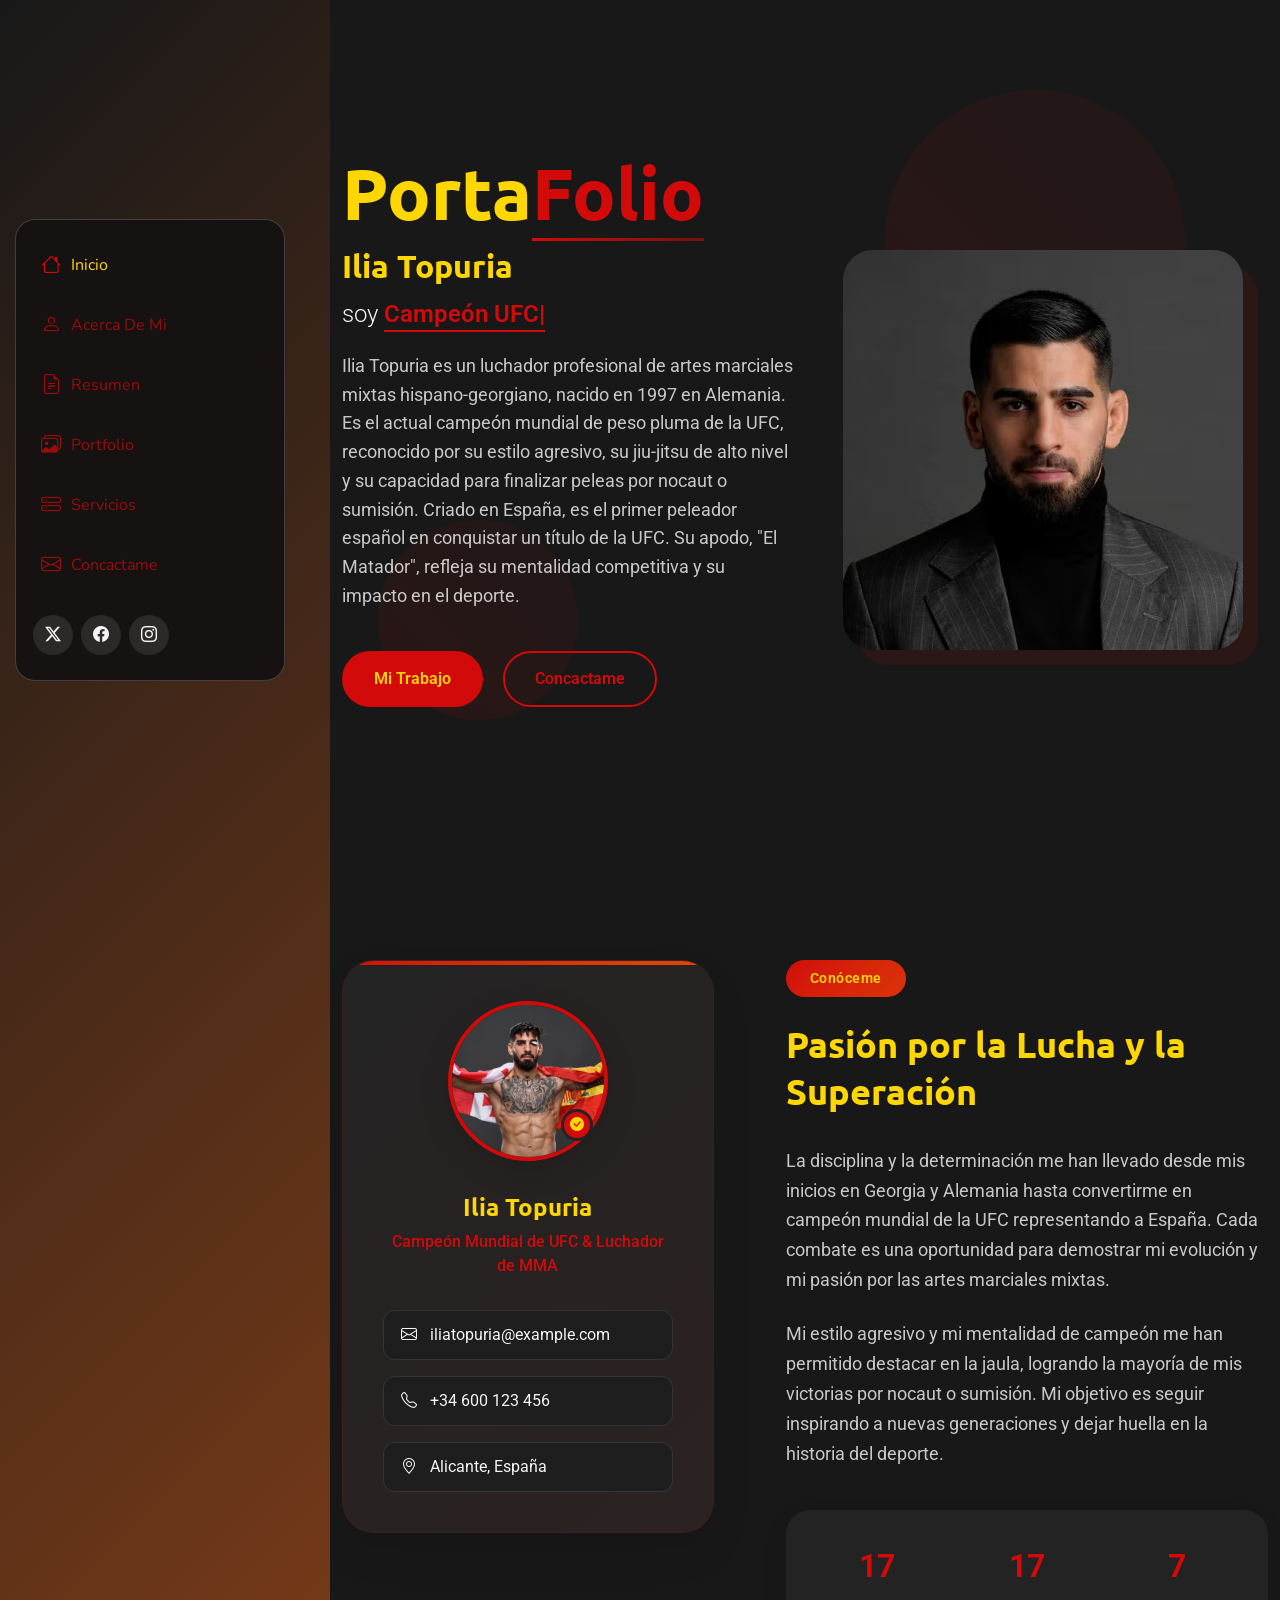
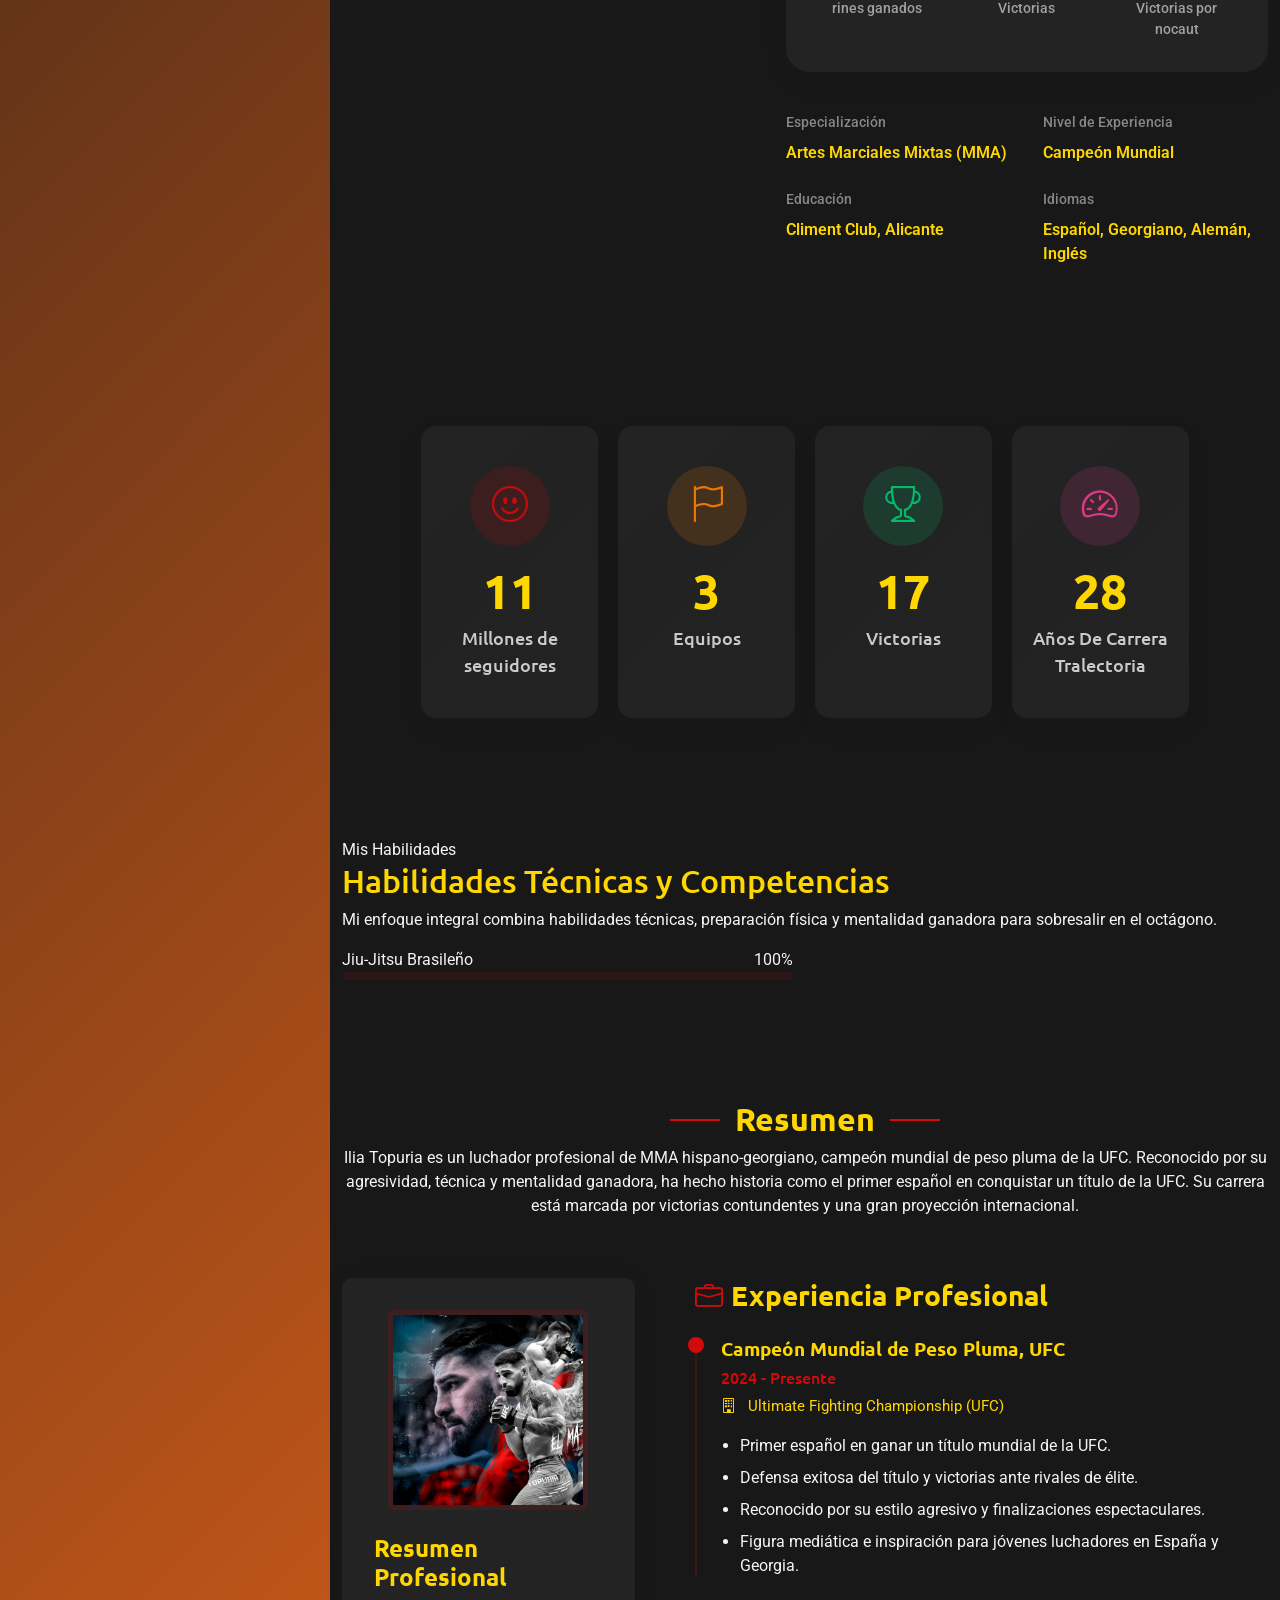
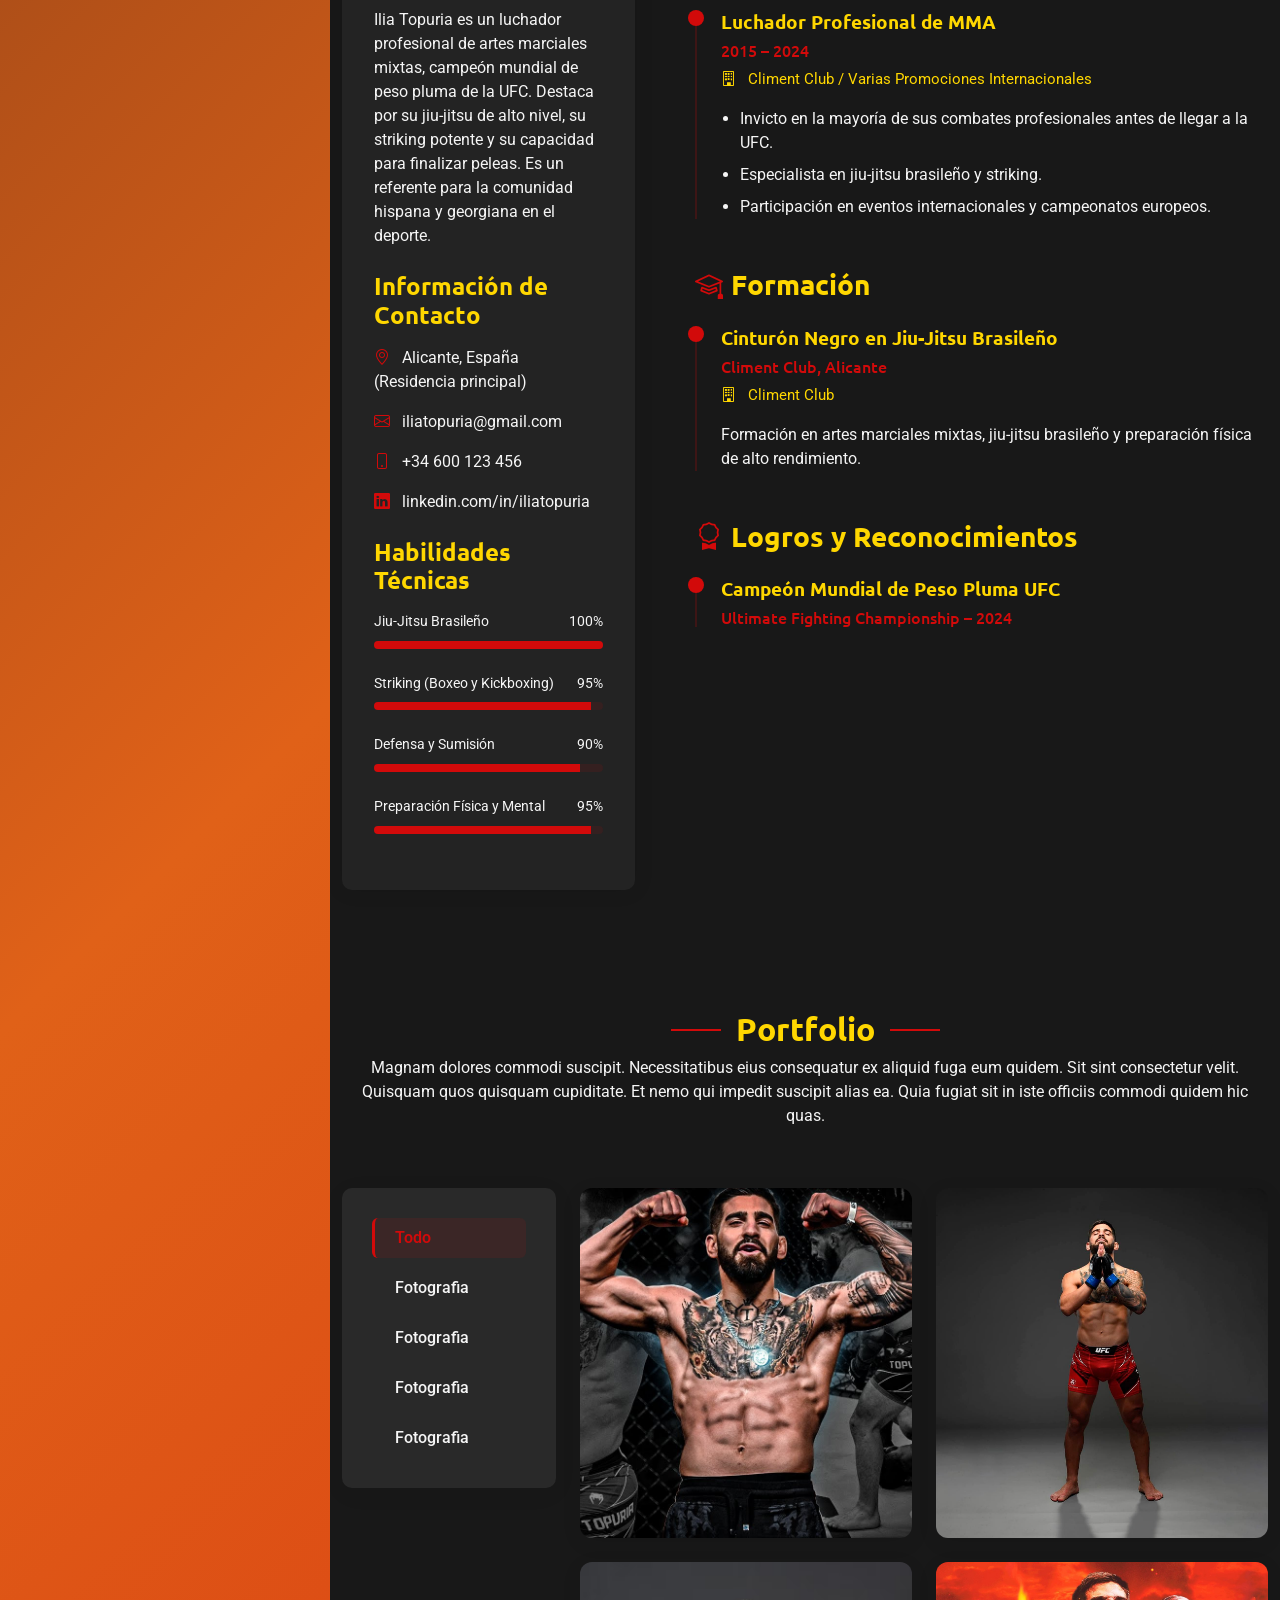
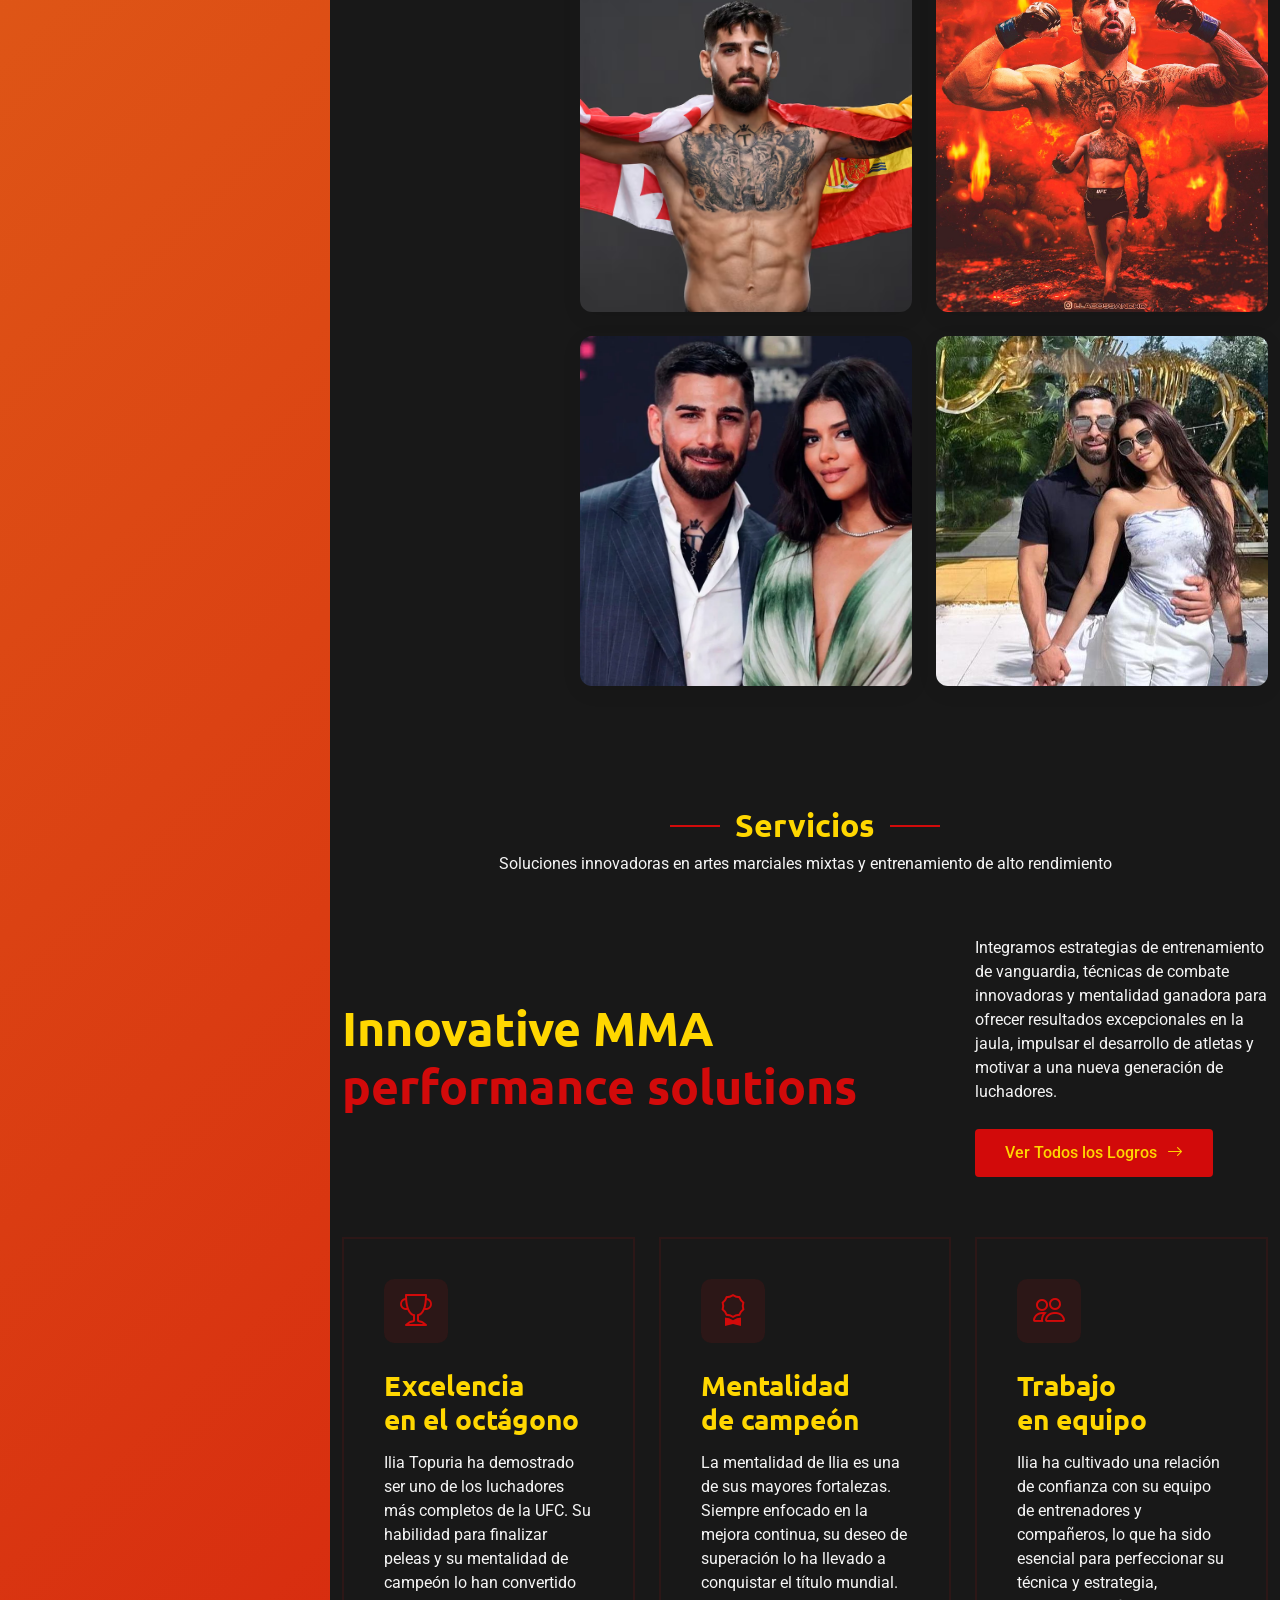
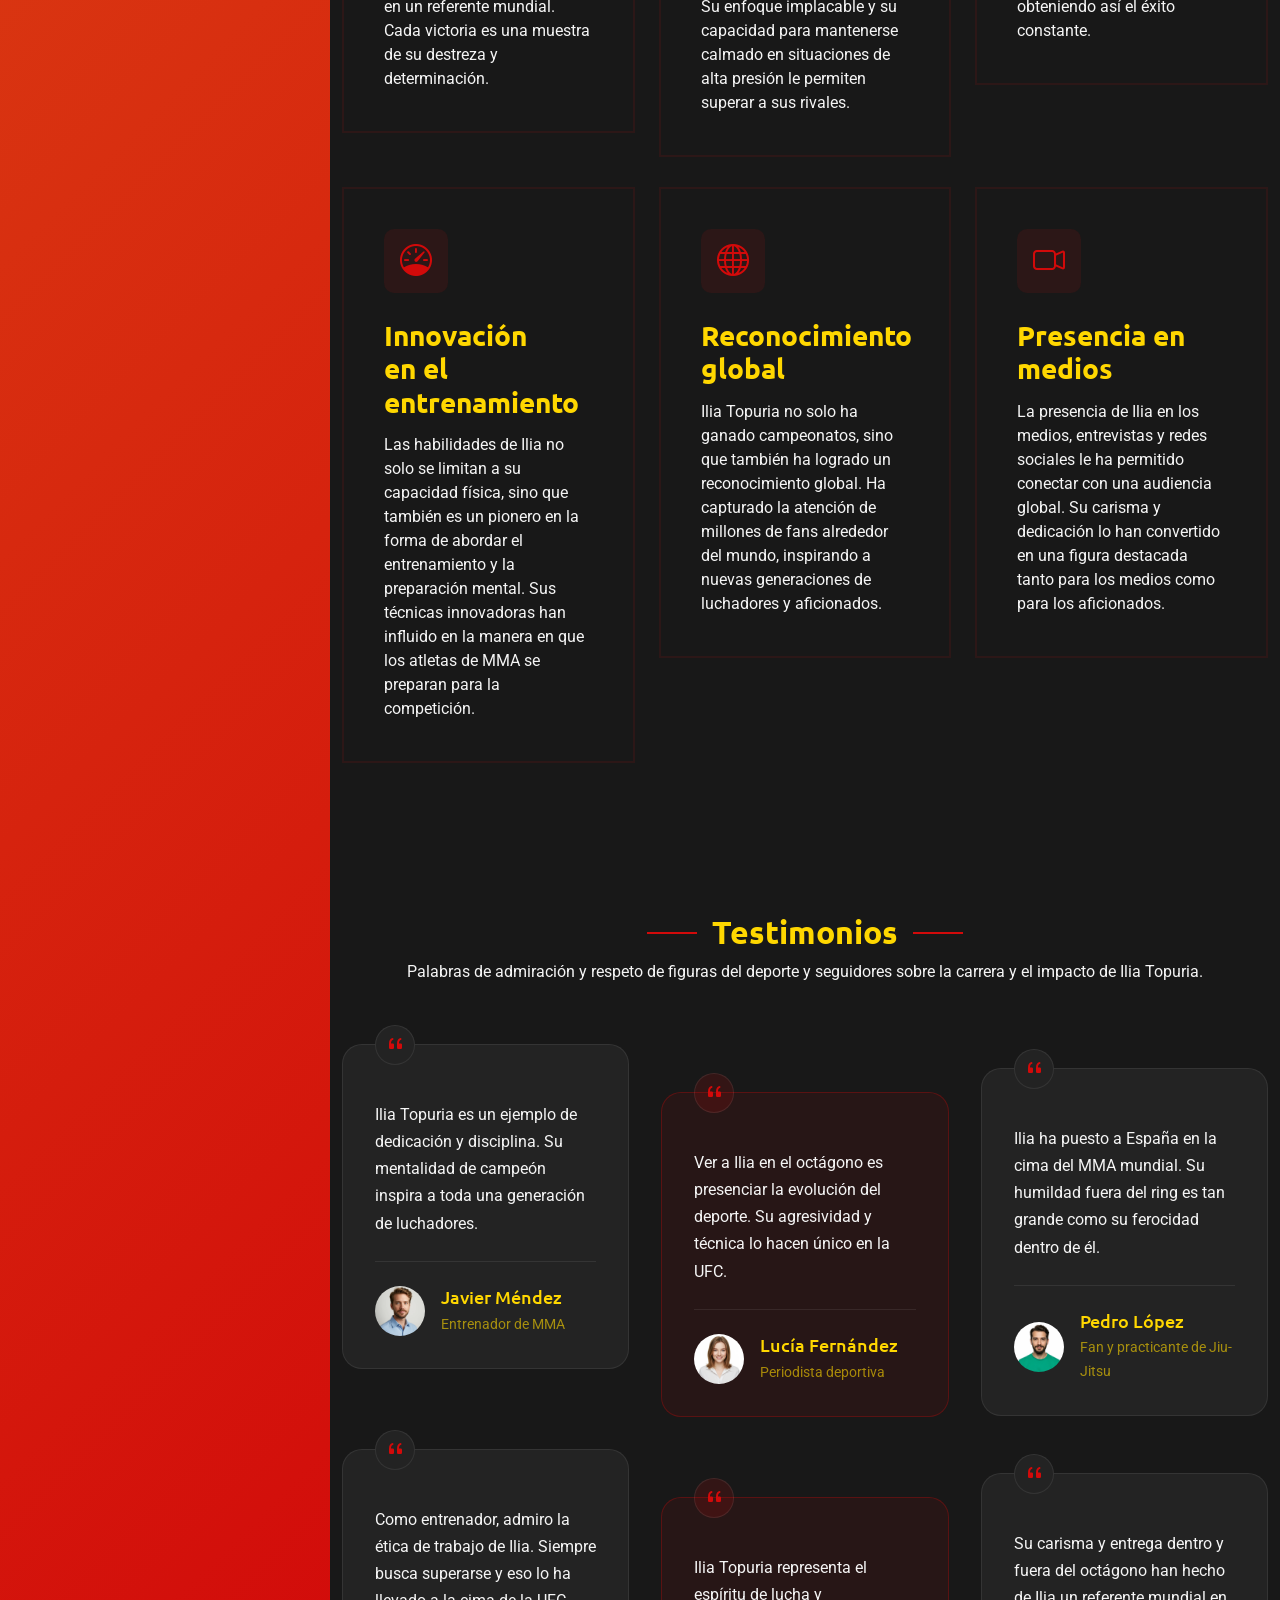
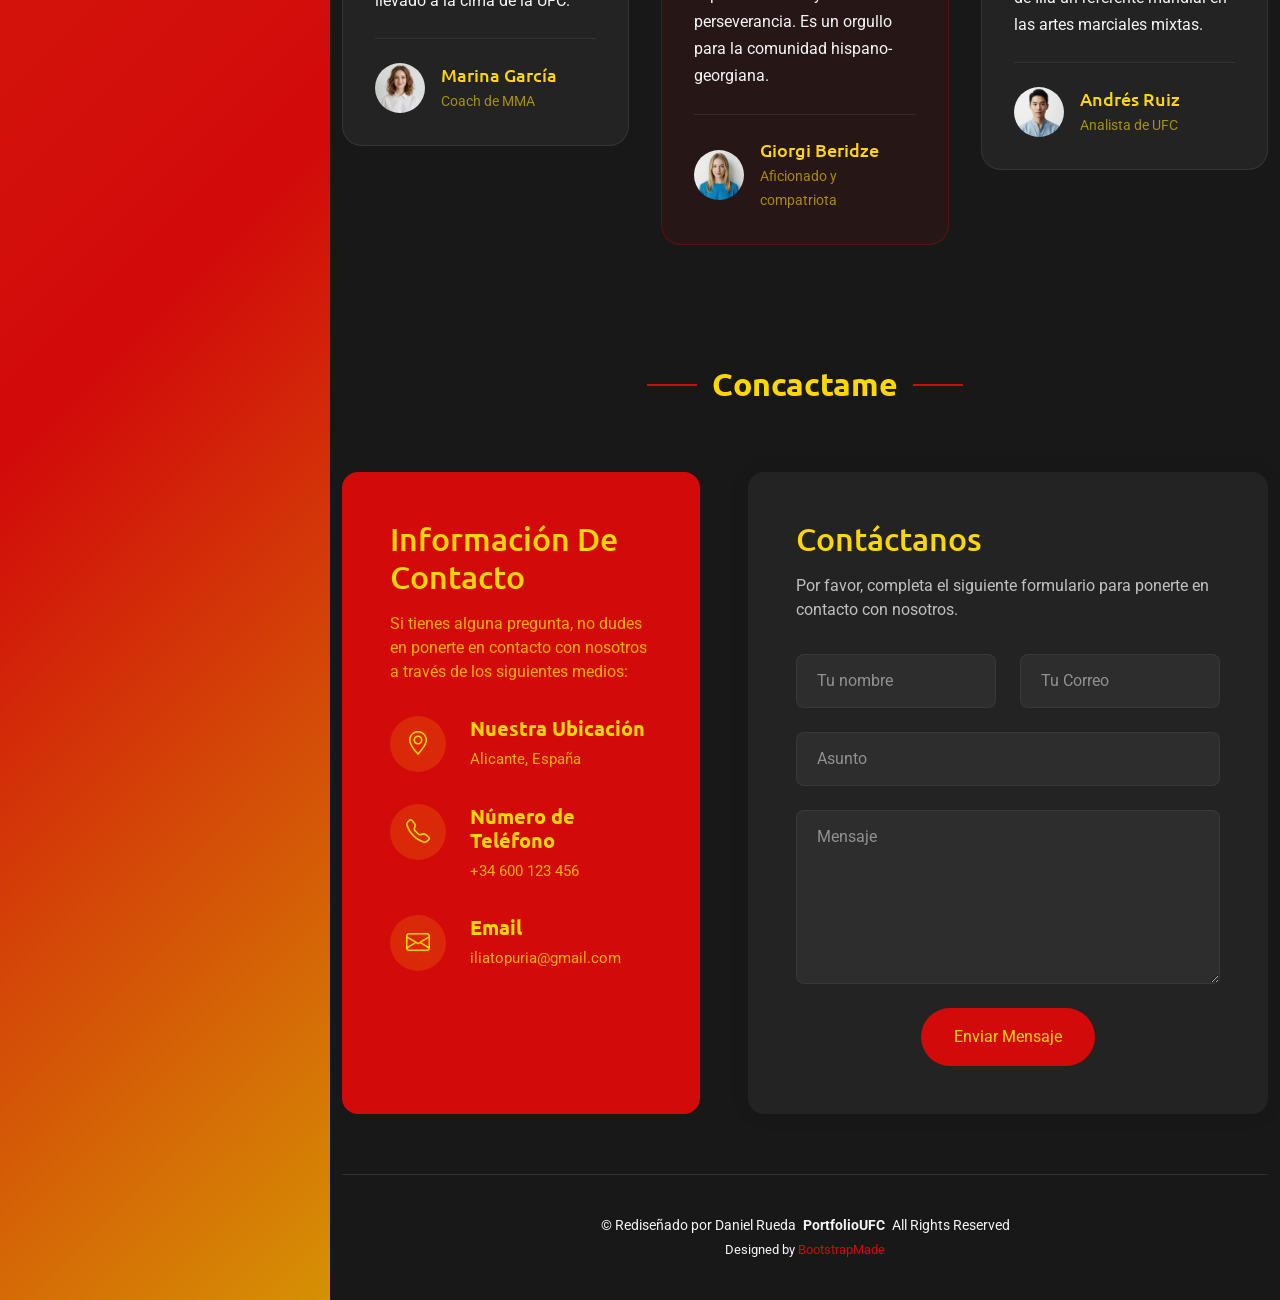
<file: index.html>
<!DOCTYPE html>
<html lang="en">

<head>
  <meta charset="utf-8">
  <meta content="width=device-width, initial-scale=1.0" name="viewport">
  <title>Ilia Topuria</title>
  <meta name="description" content="">
  <meta name="keywords" content="">

  <!-- Favicons -->
  <link href="assets/img/favicon.png" rel="icon">
  <link href="assets/img/apple-touch-icon.png" rel="apple-touch-icon">

  <!-- Fonts -->
  <link href="https://fonts.googleapis.com" rel="preconnect">
  <link href="https://fonts.gstatic.com" rel="preconnect" crossorigin>
  <link
    href="https://fonts.googleapis.com/css2?family=Roboto:ital,wght@0,100;0,300;0,400;0,500;0,700;0,900;1,100;1,300;1,400;1,500;1,700;1,900&family=Ubuntu:ital,wght@0,300;0,400;0,500;0,700;1,300;1,400;1,500;1,700&family=Nunito:ital,wght@0,200;0,300;0,400;0,500;0,600;0,700;0,800;0,900;1,200;1,300;1,400;1,500;1,600;1,700;1,800;1,900&display=swap"
    rel="stylesheet">

  <!-- Vendor CSS Files -->
  <link href="assets/vendor/bootstrap/css/bootstrap.min.css" rel="stylesheet">
  <link href="assets/vendor/bootstrap-icons/bootstrap-icons.css" rel="stylesheet">
  <link href="assets/vendor/aos/aos.css" rel="stylesheet">
  <link href="assets/vendor/glightbox/css/glightbox.min.css" rel="stylesheet">
  <link href="assets/vendor/swiper/swiper-bundle.min.css" rel="stylesheet">

  <!-- Main CSS File -->
  <link href="assets/css/main.css" rel="stylesheet">

  <!-- =======================================================
  * Template Name: SnapFolio
  * Template URL: https://bootstrapmade.com/snapfolio-bootstrap-portfolio-template/
  * Updated: Jul 21 2025 with Bootstrap v5.3.7
  * Author: BootstrapMade.com
  * License: https://bootstrapmade.com/license/
  ======================================================== -->
</head>

<body class="index-page">

  <header id="header" class="header dark-background d-flex flex-column justify-content-center">
    <i class="header-toggle d-xl-none bi bi-list"></i>

    <div class="header-container d-flex flex-column align-items-start">
      <nav id="navmenu" class="navmenu">
        <ul>
          <li><a href="#hero" class="active"><i class="bi bi-house navicon"></i>Inicio</a></li>
          <li><a href="#about"><i class="bi bi-person navicon"></i> Acerca De Mi</a></li>
          <li><a href="#resume"><i class="bi bi-file-earmark-text navicon"></i> Resumen</a></li>
          <li><a href="#portfolio"><i class="bi bi-images navicon"></i> Portfolio</a></li>
          <li><a href="#services"><i class="bi bi-hdd-stack navicon"></i> Servicios</a></li>
          <li><a href="#contact"><i class="bi bi-envelope navicon"></i> Concactame</a></li>
        </ul>
      </nav>

      <div class="social-links text-center">
        <a href="https://x.com/topuriailia" class="twitter"><i class="bi bi-twitter-x"></i></a>
        <a href="https://www.facebook.com/topuriailia/?locale=es_LA" class="facebook"><i class="bi bi-facebook"></i></a>
        <a href="https://www.instagram.com/iliatopuria/?hl=es" class="instagram"><i class="bi bi-instagram"></i></a>
      
      </div>

    </div>

  </header>

  <main class="main">

    <!-- Hero Section -->
    <section id="hero" class="hero section">

      <div class="background-elements">
        <div class="bg-circle circle-1"></div>
        <div class="bg-circle circle-2"></div>
      </div>

      <div class="hero-content">

        <div class="container">
          <div class="row align-items-center">

            <div class="col-lg-6" data-aos="fade-right" data-aos-delay="100">
              <div class="hero-text">
                <h1>Porta<span class="accent-text">Folio</span></h1>
                <h2>Ilia Topuria</h2>
                <p class="lead">soy <span class="typed"
                    data-typed-items="Campeón UFC, Luchador de MMA, El Matador, Ídolo Hispano-Georgiano"></span></p>
                <p class="description">Ilia Topuria es un luchador profesional de artes marciales mixtas hispano-georgiano, nacido en 1997 en Alemania. Es el actual campeón mundial de peso pluma de la UFC, reconocido por su estilo agresivo, su jiu-jitsu de alto nivel y su capacidad para finalizar peleas por nocaut o sumisión. Criado en España, es el primer peleador español en conquistar un título de la UFC. Su apodo, "El Matador", refleja su mentalidad competitiva y su impacto en el deporte.</p>

                <div class="hero-actions">
                  <a href="#portfolio" class="btn btn-primary">Mi Trabajo</a>
                  <a href="#contact" class="btn btn-outline">Concactame</a>
                </div>

                
              </div>
            </div>

            <div class="col-lg-6" data-aos="fade-left" data-aos-delay="200">
              <div class="hero-visual">
                <div class="profile-container">
                  <div class="profile-background"></div>
                  <img src="assets/img/person/img6.avif" alt="Alexander Chen"
                    class="profile-image">
                </div>
              </div>
            </div>

          </div>
        </div>
      </div>

    </section><!-- /Hero Section -->

    <!-- About Section -->
    <section id="about" class="about section">

      <div class="container" data-aos="fade-up" data-aos-delay="100">

        <div class="row">
          <div class="col-lg-5" data-aos="zoom-in" data-aos-delay="200">
            <div class="profile-card">
              <div class="profile-header">
                <div class="profile-image">
                  <img src="assets/img/person/img2.avif" alt="Profile Image" class="img-fluid">
                </div>
                <div class="profile-badge">
                  <i class="bi bi-check-circle-fill"></i>
                </div>
              </div>

              <div class="profile-content">
                <h3>Ilia Topuria</h3>
                <p class="profession">Campeón Mundial de UFC &amp; Luchador de MMA</p>

                <div class="contact-links">
                  <a href="mailto:iliatopuria@example.com" class="contact-item">
                    <i class="bi bi-envelope"></i>
                    iliatopuria@example.com
                  </a>
                  <a href="tel:+34600123456" class="contact-item">
                    <i class="bi bi-telephone"></i>
                    +34 600 123 456
                  </a>
                  <a href="#" class="contact-item">
                    <i class="bi bi-geo-alt"></i>
                    Alicante, España
                  </a>
                </div>
              </div>
            </div>
          </div>

          <div class="col-lg-7" data-aos="fade-left" data-aos-delay="300">
            <div class="about-content">
              <div class="section-header">
                <span class="badge-text">Conóceme </span>
                <h2>Pasión por la Lucha y la Superación</h2>
              </div>

              <div class="description">
                <p>La disciplina y la determinación me han llevado desde mis inicios en Georgia y Alemania hasta convertirme en campeón mundial de la UFC representando a España. Cada combate es una oportunidad para demostrar mi evolución y mi pasión por las artes marciales mixtas.</p>

                <p>Mi estilo agresivo y mi mentalidad de campeón me han permitido destacar en la jaula, logrando la mayoría de mis victorias por nocaut o sumisión. Mi objetivo es seguir inspirando a nuevas generaciones y dejar huella en la historia del deporte.</p>
              </div>

              <div class="stats-grid">
                <div class="stat-item">
                  <div class="stat-number">17</div>
                  <div class="stat-label">rines ganados</div>
                </div>
                <div class="stat-item">
                  <div class="stat-number">17</div>
                  <div class="stat-label">Victorias</div>
                </div>
                <div class="stat-item">
                  <div class="stat-number">7</div>
                  <div class="stat-label">Victorias por nocaut</div>
                </div>
              </div>
              <div class="details-grid">
                <div class="detail-row">
                  <div class="detail-item">
                    <span class="detail-label">Especialización</span>
                    <span class="detail-value">Artes Marciales Mixtas (MMA)</span>
                  </div>
                  <div class="detail-item">
                    <span class="detail-label">Nivel de Experiencia</span>
                    <span class="detail-value">Campeón Mundial</span>
                  </div>
                </div>
                <div class="detail-row">
                  <div class="detail-item">
                    <span class="detail-label">Educación</span>
                    <span class="detail-value">Climent Club, Alicante</span>
                  </div>
                  <div class="detail-item">
                    <span class="detail-label">Idiomas</span>
                    <span class="detail-value">Español, Georgiano, Alemán, Inglés</span>
                  </div>
                </div>
              </div>
            </div>
          </div>
        </div>

      </div>

    </section><!-- /About Section -->

    <!-- Stats Section -->
    <section id="stats" class="stats section light-background">

      <div class="container" data-aos="fade-up" data-aos-delay="100">

        <div class="row justify-content-center">
          <div class="col-lg-10">
            <div class="stats-wrapper">
              <div class="stats-item" data-aos="zoom-in" data-aos-delay="150">
                <div class="icon-wrapper">
                  <i class="bi bi-emoji-smile"></i>
                </div>
                <span data-purecounter-start="0" data-purecounter-end="11" data-purecounter-duration="1"
                  class="purecounter">M</span>
                <p>Millones de seguidores</p>
              </div><!-- End Stats Item -->

              <div class="stats-item" data-aos="zoom-in" data-aos-delay="200">
                <div class="icon-wrapper">
                  <i class="bi bi-flag"></i>
                </div>
                <span data-purecounter-start="0" data-purecounter-end="3" data-purecounter-duration="1"
                  class="purecounter"></span>
                <p>Equipos</p>
              </div><!-- End Stats Item -->

              <div class="stats-item" data-aos="zoom-in" data-aos-delay="250">
                <div class="icon-wrapper">
                  <i class="bi bi-trophy"></i>
                </div>
                <span data-purecounter-start="0" data-purecounter-end="17" data-purecounter-duration="1"
                  class="purecounter"></span>
                <p>Victorias</p>
              </div><!-- End Stats Item -->

              <div class="stats-item" data-aos="zoom-in" data-aos-delay="300">
                <div class="icon-wrapper">
                  <i class="bi bi-speedometer2"></i>
                </div>
                <span data-purecounter-start="0" data-purecounter-end="28" data-purecounter-duration="1"
                  class="purecounter"></span>
                <p>Años De Carrera</p>
                <p>Tralectoria</p>
              </div><!-- End Stats Item -->
            </div>
          </div>
        </div>

      </div>

    </section><!-- /Stats Section -->

    <!-- Skills Section -->
    <section id="skills" class="skills section">
      <div class="container" data-aos="fade-up" data-aos-delay="100">

        <div class="section-header">
          <span class="badge-text">Mis Habilidades</span>
          <h2>Habilidades Técnicas y Competencias</h2>
          <p>Mi enfoque integral combina habilidades técnicas, preparación física y mentalidad ganadora para sobresalir en el octágono.</p>
        </div>

        <div class="row skills-wrapper">

          <div class="col-lg-6 skills-list" data-aos="fade-right" data-aos-delay="150">
            <div class="skill-item">
              <div class="d-flex justify-content-between">
                <span>Jiu-Jitsu Brasileño</span>
                <span>100%</span>
              </div>
              <div class="progress">
                <div class="progress-bar" role="progressbar" aria-valuenow="100" aria-valuemin="0"
                  aria-valuemax="100"></div>
              </div>
      </div>
      </div>

      </div>

    </section><!-- /Skills Section -->

    <!-- Resume Section -->
    <section id="resume" class="resume section">

      <!-- Section Title -->
      <div class="container section-title" data-aos="fade-up">
        <h2>Resumen</h2>
        <p>Ilia Topuria es un luchador profesional de MMA hispano-georgiano, campeón mundial de peso pluma de la UFC. Reconocido por su agresividad, técnica y mentalidad ganadora, ha hecho historia como el primer español en conquistar un título de la UFC. Su carrera está marcada por victorias contundentes y una gran proyección internacional.</p>
      </div><!-- End Section Title -->

      <div class="container" data-aos="fade-up" data-aos-delay="100">

        <div class="row gy-4">
          <!-- Left column with summary and contact -->
          <div class="col-lg-4">
            <div class="resume-side" data-aos="fade-right" data-aos-delay="100">
              <div class="profile-img mb-4">
                <img src="assets/img/person/img3.jpg" alt="Profile" class="img-fluid rounded">
              </div>

              <h3>Resumen Profesional</h3>
              <p>Ilia Topuria es un luchador profesional de artes marciales mixtas, campeón mundial de peso pluma de la UFC. Destaca por su jiu-jitsu de alto nivel, su striking potente y su capacidad para finalizar peleas. Es un referente para la comunidad hispana y georgiana en el deporte.</p>

              <h3 class="mt-4">Información de Contacto</h3>
              <ul class="contact-info list-unstyled">
                <li><i class="bi bi-geo-alt"></i> Alicante, España (Residencia principal)</li>
                <li><i class="bi bi-envelope"></i> iliatopuria@gmail.com</li>
                <li><i class="bi bi-phone"></i> +34 600 123 456</li>
                <li><i class="bi bi-linkedin"></i> linkedin.com/in/iliatopuria</li>
              </ul>

              <div class="skills-animation mt-4">
                <h3>Habilidades Técnicas</h3>
                <div class="skill-item">
                  <div class="d-flex justify-content-between">
                    <span>Jiu-Jitsu Brasileño</span>
                    <span>100%</span>
                  </div>
                  <div class="progress">
                    <div class="progress-bar" role="progressbar" aria-valuenow="100" aria-valuemin="0"
                      aria-valuemax="100"></div>
                  </div>
                </div>

                <div class="skill-item">
                  <div class="d-flex justify-content-between">
                    <span>Striking (Boxeo y Kickboxing)</span>
                    <span>95%</span>
                  </div>
                  <div class="progress">
                    <div class="progress-bar" role="progressbar" aria-valuenow="95" aria-valuemin="0"
                      aria-valuemax="100"></div>
                  </div>
                </div>

                <div class="skill-item">
                  <div class="d-flex justify-content-between">
                    <span>Defensa y Sumisión</span>
                    <span>90%</span>
                  </div>
                  <div class="progress">
                    <div class="progress-bar" role="progressbar" aria-valuenow="90" aria-valuemin="0"
                      aria-valuemax="100"></div>
                  </div>
                </div>

                <div class="skill-item">
                  <div class="d-flex justify-content-between">
                    <span>Preparación Física y Mental</span>
                    <span>95%</span>
                  </div>
                  <div class="progress">
                    <div class="progress-bar" role="progressbar" aria-valuenow="95" aria-valuemin="0"
                      aria-valuemax="100"></div>
                  </div>
                </div>
              </div>
            </div>
          </div>

          <!-- Right column with experience and education -->
          <div class="col-lg-8 ps-4 ps-lg-5">
            <!-- Experience Section -->
            <div class="resume-section" data-aos="fade-up">
              <h3><i class="bi bi-briefcase me-2"></i>Experiencia Profesional</h3>

              <div class="resume-item">
                <h4>Campeón Mundial de Peso Pluma, UFC</h4>
                <h5>2024 - Presente</h5>
                <p class="company"><i class="bi bi-building"></i> Ultimate Fighting Championship (UFC)</p>
                <ul>
                  <li>Primer español en ganar un título mundial de la UFC.</li>
                  <li>Defensa exitosa del título y victorias ante rivales de élite.</li>
                  <li>Reconocido por su estilo agresivo y finalizaciones espectaculares.</li>
                  <li>Figura mediática e inspiración para jóvenes luchadores en España y Georgia.</li>
                </ul>
              </div>

              <div class="resume-item">
                <h4>Luchador Profesional de MMA</h4>
                <h5>2015 – 2024</h5>
                <p class="company"><i class="bi bi-building"></i> Climent Club / Varias Promociones Internacionales</p>
                <ul>
                  <li>Invicto en la mayoría de sus combates profesionales antes de llegar a la UFC.</li>
                  <li>Especialista en jiu-jitsu brasileño y striking.</li>
                  <li>Participación en eventos internacionales y campeonatos europeos.</li>
                </ul>
              </div>
            </div>

            <!-- Education Section -->
            <div class="resume-section" data-aos="fade-up" data-aos-delay="100">
              <h3><i class="bi bi-mortarboard me-2"></i>Formación</h3>

              <div class="resume-item">
                <h4>Cinturón Negro en Jiu-Jitsu Brasileño</h4>
                <h5>Climent Club, Alicante</h5>
                <p class="company"><i class="bi bi-building"></i> Climent Club</p>
                <p>Formación en artes marciales mixtas, jiu-jitsu brasileño y preparación física de alto rendimiento.</p>
              </div>
            </div>

            <!-- Certifications Section -->
            <div class="resume-section" data-aos="fade-up" data-aos-delay="200">
              <h3><i class="bi bi-award me-2"></i>Logros y Reconocimientos</h3>

              <div class="resume-item">
                <h4>Campeón Mundial de Peso Pluma UFC</h4>
                <h5>Ultimate Fighting Championship – 2024</h5>
              </div>
            </div>
          </div>
        </div>

      </div>

    </section><!-- /Resume Section -->

    <!-- Portfolio Section -->
    <section id="portfolio" class="portfolio section">

      <!-- Section Title -->
      <div class="container section-title" data-aos="fade-up">
        <h2>Portfolio</h2>
        <p>Magnam dolores commodi suscipit. Necessitatibus eius consequatur ex aliquid fuga eum quidem. Sit sint
          consectetur velit. Quisquam quos quisquam cupiditate. Et nemo qui impedit suscipit alias ea. Quia fugiat sit
          in iste officiis commodi quidem hic quas.</p>
      </div><!-- End Section Title -->

      <div class="container" data-aos="fade-up" data-aos-delay="100">

        <div class="isotope-layout" data-default-filter="*" data-layout="masonry" data-sort="original-order">

          <div class="row">
            <div class="col-lg-3 filter-sidebar">
              <div class="filters-wrapper" data-aos="fade-right" data-aos-delay="150">
                <ul class="portfolio-filters isotope-filters">
                  <li data-filter="*" class="filter-active">Todo</li>
                  <li data-filter=".filter-photography">Fotografia</li>
                  <li data-filter=".filter-design">Fotografia</li>
                  <li data-filter=".filter-automotive">Fotografia</li>
                  <li data-filter=".filter-nature">Fotografia</li>
                </ul>
              </div>
            </div>

            <div class="col-lg-9">
              <div class="row gy-4 portfolio-container isotope-container" data-aos="fade-up" data-aos-delay="200">

                <div class="col-lg-6 col-md-6 portfolio-item isotope-item filter-photography">
                  <div class="portfolio-wrap">
                    <img src="assets/img/person/img4.jpg" class="img-fluid" alt="Portfolio Image" loading="lazy">
                    <div class="portfolio-info">
                      <div class="content">
                        <span class="category">Fotografia</span>
                        <h4></h4>
                        <div class="portfolio-links">
                          <a href="assets/img/person/img4.jpg" class="glightbox" title="Capturing Moments"><i
                              class="bi bi-plus-lg"></i></a>
                          <a href="portfolio-details.html" title="More Details"><i class="bi bi-arrow-right"></i></a>
                        </div>
                      </div>
                    </div>
                  </div>
                </div><!-- End Portfolio Item -->

                <div class="col-lg-6 col-md-6 portfolio-item isotope-item filter-design">
                  <div class="portfolio-wrap">
                    <img src="assets/img/person/img5.jpg" class="img-fluid" alt="Portfolio Image" loading="lazy">
                    <div class="portfolio-info">
                      <div class="content">
                        <span class="category">Podio de Victorias</span>
                        <h4></h4>
                        <div class="portfolio-links">
                          <a href="assets/img/person/img5.jpg" class="glightbox" title="Woodcraft Design"><i
                              class="bi bi-plus-lg"></i></a>
                          <a href="portfolio-details.html" title="More Details"><i class="bi bi-arrow-right"></i></a>
                        </div>
                      </div>
                    </div>
                  </div>
                </div><!-- End Portfolio Item -->

                <div class="col-lg-6 col-md-6 portfolio-item isotope-item filter-automotive">
                  <div class="portfolio-wrap">
                    <img src="assets/img/person/img2.avif" class="img-fluid" alt="Portfolio Image" loading="lazy">
                    <div class="portfolio-info">
                      <div class="content">
                        <span class="category"></span>
                        <h4></h4>
                        <div class="portfolio-links">
                          <a href="assets/img/person/img2.avif" class="glightbox" title="Classic Beauty"><i
                              class="bi bi-plus-lg"></i></a>
                          <a href="portfolio-details.html" title="More Details"><i class="bi bi-arrow-right"></i></a>
                        </div>
                      </div>
                    </div>
                  </div>
                </div><!-- End Portfolio Item -->

                <div class="col-lg-6 col-md-6 portfolio-item isotope-item filter-nature">
                  <div class="portfolio-wrap">
                    <img src="assets/img/person/img7.jpg" class="img-fluid" alt="Portfolio Image" loading="lazy">
                    <div class="portfolio-info">
                      <div class="content">
                        <span class="category"></span>
                        <h4></h4>
                        <div class="portfolio-links">
                          <a href="assets/img/person/img7.jpg" class="glightbox" title="Natural Growth"><i
                              class="bi bi-plus-lg"></i></a>
                          <a href="portfolio-details.html" title="More Details"><i class="bi bi-arrow-right"></i></a>
                        </div>
                      </div>
                    </div>
                  </div>
                </div><!-- End Portfolio Item -->

                <div class="col-lg-6 col-md-6 portfolio-item isotope-item filter-photography">
                  <div class="portfolio-wrap">
                    <img src="assets/img/person/img8.webp" class="img-fluid" alt="Portfolio Image" loading="lazy">
                    <div class="portfolio-info">
                      <div class="content">
                        <span class="category"></span>
                        <h4></h4>
                        <div class="portfolio-links">
                          <a href="assets/img/person/img8.webp" class="glightbox" title="Urban Stories"><i
                              class="bi bi-plus-lg"></i></a>
                          <a href="portfolio-details.html" title="More Details"><i class="bi bi-arrow-right"></i></a>
                        </div>
                      </div>
                    </div>
                  </div>
                </div><!-- End Portfolio Item -->

                <div class="col-lg-6 col-md-6 portfolio-item isotope-item filter-design">
                  <div class="portfolio-wrap">
                    <img src="assets/img/person/img9.jpeg" class="img-fluid" alt="Portfolio Image" loading="lazy">
                    <div class="portfolio-info">
                      <div class="content">
                        <span class="category"></span>
                        <h4></h4>
                        <div class="portfolio-links">
                          <a href="assets/img/person/img9.jpeg" class="glightbox" title="Digital Experience"><i
                              class="bi bi-plus-lg"></i></a>
                          <a href="portfolio-details.html" title="More Details"><i class="bi bi-arrow-right"></i></a>
                        </div>
                      </div>
                    </div>
                  </div>
                </div><!-- End Portfolio Item -->

              </div><!-- End Portfolio Container -->
            </div>
          </div>

        </div>

      </div>

    </section><!-- /Portfolio Section -->

    <!-- Services Section -->
    <section id="services" class="services section">

      <!-- Section Title -->
      <div class="container section-title" data-aos="fade-up">
        <h2>Servicios</h2>
        <p>Soluciones innovadoras en artes marciales mixtas y entrenamiento de alto rendimiento</p>
      </div><!-- End Section Title -->

      <div class="container" data-aos="fade-up" data-aos-delay="100">

        <div class="service-header">
          <div class="row align-items-center">
            <div class="col-lg-8 col-md-12">
              <div class="service-intro">
                <h2 class="service-heading">
                  <div>Innovative MMA</div>
                  <div><span>performance solutions</span></div>
                </h2>
              </div>
            </div>
            <div class="col-lg-4 col-md-12">
              <div class="service-summary">
                <p>
                  Integramos estrategias de entrenamiento de vanguardia, técnicas de combate innovadoras y mentalidad ganadora para ofrecer resultados excepcionales en la jaula, impulsar el desarrollo de atletas y motivar a una nueva generación de luchadores.
                </p>
                <a href="services.html" class="service-btn">
                  Ver Todos los Logros
                  <i class="bi bi-arrow-right"></i>
                </a>
              </div>
            </div>
          </div>
        </div>

        <div class="row justify-content-center">
          <div class="col-lg-4 col-md-6" data-aos="fade-up" data-aos-delay="100">
            <div class="service-card position-relative z-1">
              <div class="service-icon">
                <i class="bi bi-trophy"></i>
              </div>
              <a href="service-details.html"
                class="card-action d-flex align-items-center justify-content-center rounded-circle">
                <i class="bi bi-arrow-up-right"></i>
              </a>
              <h3>
                <a href="service-details.html">
                  Excelencia <span>en el octágono</span>
                </a>
              </h3>
              <p>
                Ilia Topuria ha demostrado ser uno de los luchadores más completos de la UFC. Su habilidad para finalizar peleas y su mentalidad de campeón lo han convertido en un referente mundial. Cada victoria es una muestra de su destreza y determinación.
              </p>
            </div>
          </div>
          <div class="col-lg-4 col-md-6" data-aos="fade-up" data-aos-delay="200">
            <div class="service-card position-relative z-1">
              <div class="service-icon">
                <i class="bi bi-award"></i>
              </div>
              <a href="service-details.html"
                class="card-action d-flex align-items-center justify-content-center rounded-circle">
                <i class="bi bi-arrow-up-right"></i>
              </a>
              <h3>
                <a href="service-details.html">
                  Mentalidad <span>de campeón</span>
                </a>
              </h3>
              <p>
                La mentalidad de Ilia es una de sus mayores fortalezas. Siempre enfocado en la mejora continua, su deseo de superación lo ha llevado a conquistar el título mundial. Su enfoque implacable y su capacidad para mantenerse calmado en situaciones de alta presión le permiten superar a sus rivales.
              </p>
            </div>
          </div>
          <div class="col-lg-4 col-md-6" data-aos="fade-up" data-aos-delay="300">
            <div class="service-card position-relative z-1">
              <div class="service-icon">
                <i class="bi bi-people"></i>
              </div>
              <a href="service-details.html"
                class="card-action d-flex align-items-center justify-content-center rounded-circle">
                <i class="bi bi-arrow-up-right"></i>
              </a>
              <h3>
                <a href="service-details.html">
                  Trabajo <span>en equipo</span>
                </a>
              </h3>
              <p>
                Ilia ha cultivado una relación de confianza con su equipo de entrenadores y compañeros, lo que ha sido esencial para perfeccionar su técnica y estrategia, obteniendo así el éxito constante.
              </p>
            </div>
          </div>
          <div class="col-lg-4 col-md-6" data-aos="fade-up" data-aos-delay="100">
            <div class="service-card position-relative z-1">
              <div class="service-icon">
                <i class="bi bi-speedometer"></i>
              </div>
              <a href="service-details.html"
                class="card-action d-flex align-items-center justify-content-center rounded-circle">
                <i class="bi bi-arrow-up-right"></i>
              </a>
              <h3>
                <a href="service-details.html">
                  Innovación <span>en el entrenamiento</span>
                </a>
              </h3>
              <p>
                Las habilidades de Ilia no solo se limitan a su capacidad física, sino que también es un pionero en la forma de abordar el entrenamiento y la preparación mental. Sus técnicas innovadoras han influido en la manera en que los atletas de MMA se preparan para la competición.
              </p>
            </div>
          </div>
          <div class="col-lg-4 col-md-6" data-aos="fade-up" data-aos-delay="200">
            <div class="service-card position-relative z-1">
              <div class="service-icon">
                <i class="bi bi-globe"></i>
              </div>
              <a href="service-details.html"
                class="card-action d-flex align-items-center justify-content-center rounded-circle">
                <i class="bi bi-arrow-up-right"></i>
              </a>
              <h3>
                <a href="service-details.html">
                  Reconocimiento <span>global</span>
                </a>
              </h3>
              <p>
                Ilia Topuria no solo ha ganado campeonatos, sino que también ha logrado un reconocimiento global. Ha capturado la atención de millones de fans alrededor del mundo, inspirando a nuevas generaciones de luchadores y aficionados.
              </p>
            </div>
          </div>
          <div class="col-lg-4 col-md-6" data-aos="fade-up" data-aos-delay="300">
            <div class="service-card position-relative z-1">
              <div class="service-icon">
                <i class="bi bi-camera-video"></i>
              </div>
              <a href="service-details.html"
                class="card-action d-flex align-items-center justify-content-center rounded-circle">
                <i class="bi bi-arrow-up-right"></i>
              </a>
              <h3>
                <a href="service-details.html">
                  Presencia en <span>medios</span>
                </a>
              </h3>
              <p>
                La presencia de Ilia en los medios, entrevistas y redes sociales le ha permitido conectar con una audiencia global. Su carisma y dedicación lo han convertido en una figura destacada tanto para los medios como para los aficionados.
              </p>
            </div>
          </div>
        </div>

      </div>


    </section><!-- /Services Section -->

    <!-- Testimonials Section -->
    <section id="testimonials" class="testimonials section light-background">

      <!-- Section Title -->
      <div class="container section-title" data-aos="fade-up">
        <h2>Testimonios</h2>
        <p>Palabras de admiración y respeto de figuras del deporte y seguidores sobre la carrera y el impacto de Ilia Topuria.</p>
      </div><!-- End Section Title -->

      <div class="container">

        <div class="testimonial-masonry">

          <div class="testimonial-item" data-aos="fade-up">
            <div class="testimonial-content">
              <div class="quote-pattern">
                <i class="bi bi-quote"></i>
              </div>
              <p>Ilia Topuria es un ejemplo de dedicación y disciplina. Su mentalidad de campeón inspira a toda una generación de luchadores.</p>
              <div class="client-info">
                <div class="client-image">
                  <img src="assets/img/person/person-m-7.webp" alt="Client">
                </div>
                <div class="client-details">
                  <h3>Javier Méndez</h3>
                  <span class="position">Entrenador de MMA</span>
                </div>
              </div>
            </div>
          </div>

          <div class="testimonial-item highlight" data-aos="fade-up" data-aos-delay="100">
            <div class="testimonial-content">
              <div class="quote-pattern">
                <i class="bi bi-quote"></i>
              </div>
              <p>Ver a Ilia en el octágono es presenciar la evolución del deporte. Su agresividad y técnica lo hacen único en la UFC.</p>
              <div class="client-info">
                <div class="client-image">
                  <img src="assets/img/person/person-f-7.webp" alt="Client">
                </div>
                <div class="client-details">
                  <h3>Lucía Fernández</h3>
                  <span class="position">Periodista deportiva</span>
                </div>
              </div>
            </div>
          </div>

          <div class="testimonial-item" data-aos="fade-up" data-aos-delay="200">
            <div class="testimonial-content">
              <div class="quote-pattern">
                <i class="bi bi-quote"></i>
              </div>
              <p>Ilia ha puesto a España en la cima del MMA mundial. Su humildad fuera del ring es tan grande como su ferocidad dentro de él.</p>
              <div class="client-info">
                <div class="client-image">
                  <img src="assets/img/person/person-m-8.webp" alt="Client">
                </div>
                <div class="client-details">
                  <h3>Pedro López</h3>
                  <span class="position">Fan y practicante de Jiu-Jitsu</span>
                </div>
              </div>
            </div>
          </div>

          <div class="testimonial-item" data-aos="fade-up" data-aos-delay="300">
            <div class="testimonial-content">
              <div class="quote-pattern">
                <i class="bi bi-quote"></i>
              </div>
              <p>Como entrenador, admiro la ética de trabajo de Ilia. Siempre busca superarse y eso lo ha llevado a la cima de la UFC.</p>
              <div class="client-info">
                <div class="client-image">
                  <img src="assets/img/person/person-f-8.webp" alt="Client">
                </div>
                <div class="client-details">
                  <h3>Marina García</h3>
                  <span class="position">Coach de MMA</span>
                </div>
              </div>
            </div>
          </div>

          <div class="testimonial-item highlight" data-aos="fade-up" data-aos-delay="400">
            <div class="testimonial-content">
              <div class="quote-pattern">
                <i class="bi bi-quote"></i>
              </div>
              <p>Ilia Topuria representa el espíritu de lucha y perseverancia. Es un orgullo para la comunidad hispano-georgiana.</p>
              <div class="client-info">
                <div class="client-image">
                  <img src="assets/img/person/person-f-9.webp" alt="Client">
                </div>
                <div class="client-details">
                  <h3>Giorgi Beridze</h3>
                  <span class="position">Aficionado y compatriota</span>
                </div>
              </div>
            </div>
          </div>

          <div class="testimonial-item" data-aos="fade-up" data-aos-delay="500">
            <div class="testimonial-content">
              <div class="quote-pattern">
                <i class="bi bi-quote"></i>
              </div>
              <p>Su carisma y entrega dentro y fuera del octágono han hecho de Ilia un referente mundial en las artes marciales mixtas.</p>
              <div class="client-info">
                <div class="client-image">
                  <img src="assets/img/person/person-m-13.webp" alt="Client">
                </div>
                <div class="client-details">
                  <h3>Andrés Ruiz</h3>
                  <span class="position">Analista de UFC</span>
                </div>
              </div>
            </div>
          </div>

        </div>

      </div>

    </section>

    </div>

    </section><!-- /Testimonials Section -->

    <!-- Contact Section -->
    <section id="contact" class="contact section">

      <!-- Section Title -->
      <div class="container section-title" data-aos="fade-up">
        <h2>Concactame</h2>

      </div><!-- End Section Title -->

      <div class="container">

        <div class="row g-4 g-lg-5">
          <div class="col-lg-5">
            <div class="info-box">
              <h3>Información De Contacto</h3>
              <p>Si tienes alguna pregunta, no dudes en ponerte en contacto con nosotros a través de los siguientes
                medios:</p>

              <div class="info-item">
                <div class="icon-box">
                  <i class="bi bi-geo-alt"></i>
                </div>
                <div class="content">
                  <h4>Nuestra Ubicación</h4>
                  <p></p>
                  <p>Alicante, España</p>
                </div>
              </div>

              <div class="info-item">
                <div class="icon-box">
                  <i class="bi bi-telephone"></i>
                </div>
                <div class="content">
                  <h4>Número de Teléfono</h4>
                  <p>+34 600 123 456</p>
                </div>
              </div>

              <div class="info-item">
                <div class="icon-box">
                  <i class="bi bi-envelope"></i>
                </div>
                <div class="content">
                  <h4>Email</h4>
                  <p>iliatopuria@gmail.com</p>
                </div>
              </div>
            </div>
          </div>

          <div class="col-lg-7">
            <div class="contact-form">
              <h3>Contáctanos</h3>
              <p>Por favor, completa el siguiente formulario para ponerte en contacto con nosotros.</p>

              <form action="forms/contact.php" method="post" class="php-email-form">
                <div class="row gy-4">

                  <div class="col-md-6">
                    <input type="text" name="name" class="form-control" placeholder="Tu nombre" required="">
                  </div>

                  <div class="col-md-6 ">
                    <input type="email" class="form-control" name="email" placeholder="Tu Correo" required="">
                  </div>

                  <div class="col-12">
                    <input type="text" class="form-control" name="subject" placeholder="Asunto" required="">
                  </div>

                  <div class="col-12">
                    <textarea class="form-control" name="message" rows="6" placeholder="Mensaje" required=""></textarea>
                  </div>

                  <div class="col-12 text-center">
                    <div class="loading">Espera..</div>
                    <div class="error-message"></div>
                    <div class="sent-message">Tu Mensaje Se Envio. Gracias!</div>

                    <button type="submit" class="btn">Enviar Mensaje</button>
                  </div>

                </div>
              </form>

            </div>
          </div>

        </div>

      </div>

    </section><!-- /Contact Section -->

  </main>

  <footer id="footer" class="footer position-relative">

    <div class="container">
      <div class="copyright text-center ">
        <p>© <span>Rediseñado por Daniel Rueda</span> <strong class="px-1 sitename">PortfolioUFC</strong> <span>All
            Rights Reserved</span></p>
      </div>
      <div class="credits">
        <!-- All the links in the footer should remain intact. -->
        <!-- You can delete the links only if you've purchased the pro version. -->
        <!-- Licensing information: https://bootstrapmade.com/license/ -->
        <!-- Purchase the pro version with working PHP/AJAX contact form: [buy-url] -->
        Designed by <a href="https://bootstrapmade.com/">BootstrapMade</a>
      </div>
    </div>

  </footer>

  <!-- Scroll Top -->
  <a href="#" id="scroll-top" class="scroll-top d-flex align-items-center justify-content-center"><i
      class="bi bi-arrow-up-short"></i></a>

  <!-- Preloader -->
  <div id="preloader"></div>

  <!-- Vendor JS Files -->
  <script src="assets/vendor/bootstrap/js/bootstrap.bundle.min.js"></script>
  <script src="assets/vendor/php-email-form/validate.js"></script>
  <script src="assets/vendor/aos/aos.js"></script>
  <script src="assets/vendor/typed.js/typed.umd.js"></script>
  <script src="assets/vendor/purecounter/purecounter_vanilla.js"></script>
  <script src="assets/vendor/waypoints/noframework.waypoints.js"></script>
  <script src="assets/vendor/isotope-layout/isotope.pkgd.min.js"></script>
  <script src="assets/vendor/imagesloaded/imagesloaded.pkgd.min.js"></script>
  <script src="assets/vendor/glightbox/js/glightbox.min.js"></script>
  <script src="assets/vendor/swiper/swiper-bundle.min.js"></script>

  <!-- Main JS File -->
  <script src="assets/js/main.js"></script>

</body>

</html>
</file>
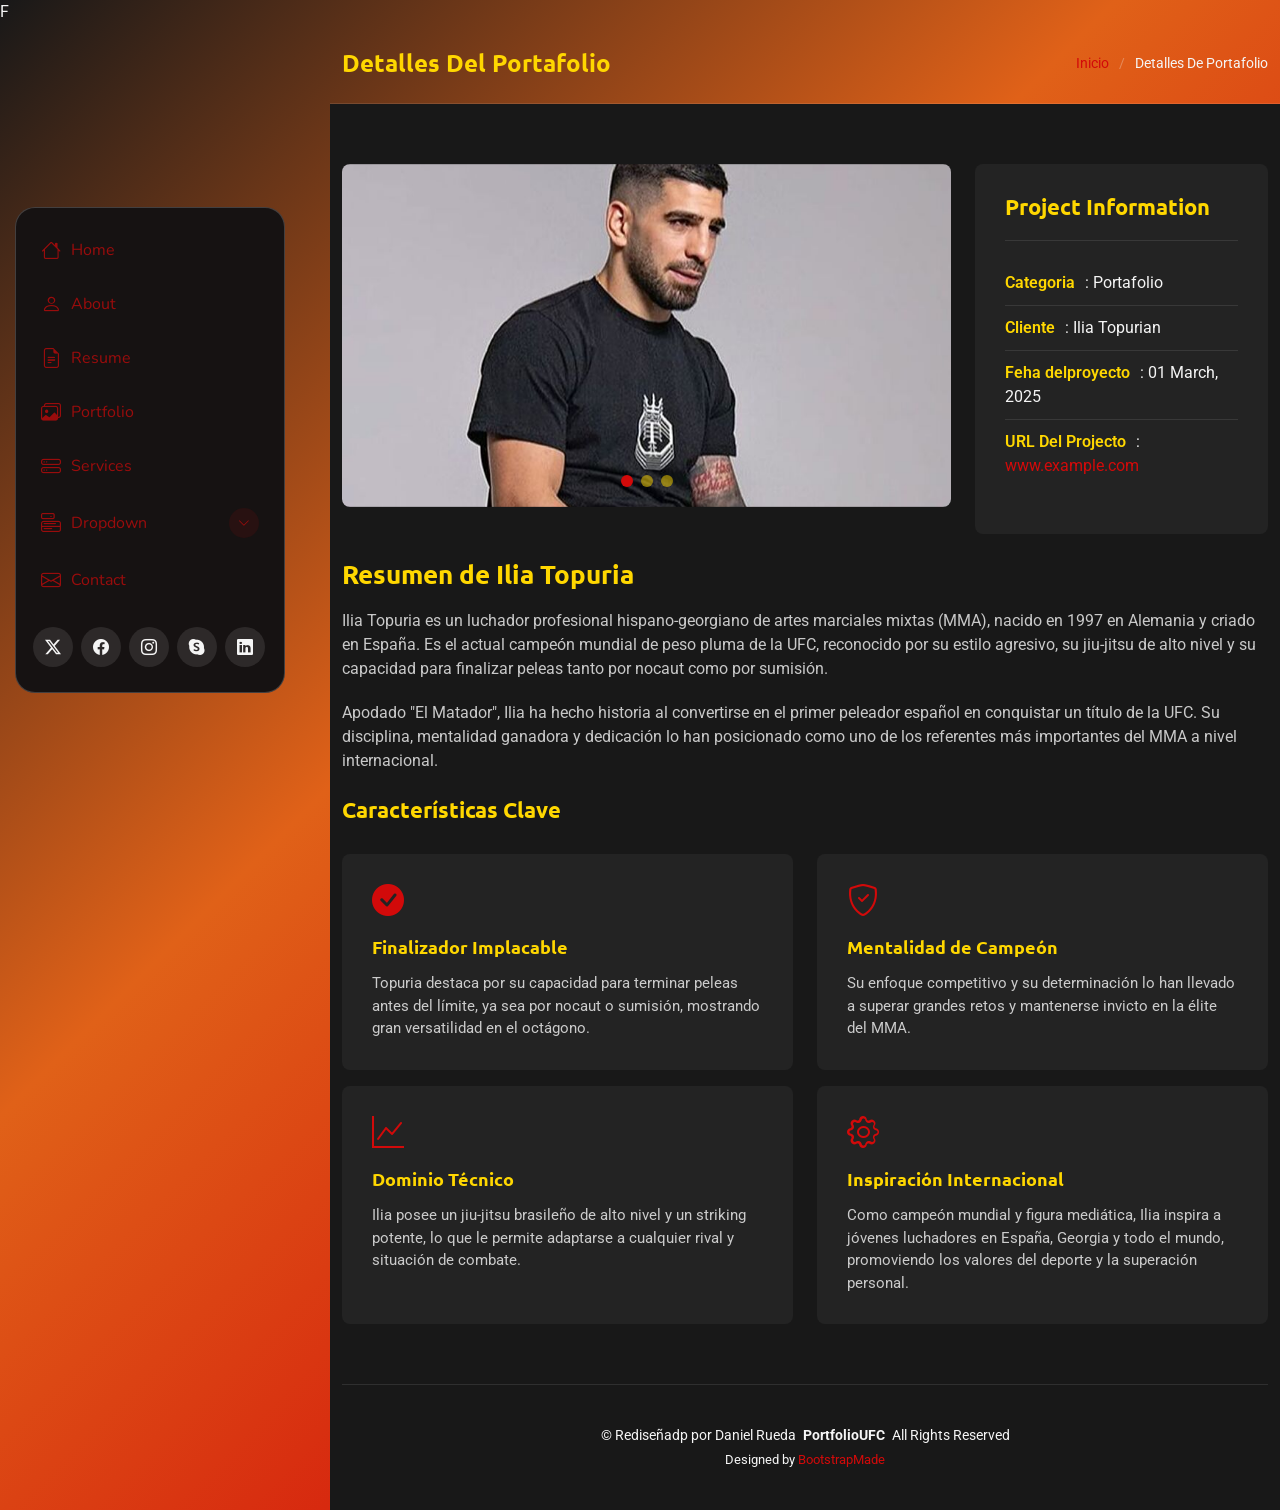
<file: portfolio-details.html>
F
<!DOCTYPE html>
<html lang="en">

<head>
  <meta charset="utf-8">
  <meta content="width=device-width, initial-scale=1.0" name="viewport">
  <title>Portfolio Details - SnapFolio Bootstrap Template</title>
  <meta name="description" content="">
  <meta name="keywords" content="">

  <!-- Favicons -->
  <link href="assets/img/favicon.png" rel="icon">
  <link href="assets/img/apple-touch-icon.png" rel="apple-touch-icon">

  <!-- Fonts -->
  <link href="https://fonts.googleapis.com" rel="preconnect">
  <link href="https://fonts.gstatic.com" rel="preconnect" crossorigin>
  <link
    href="https://fonts.googleapis.com/css2?family=Roboto:ital,wght@0,100;0,300;0,400;0,500;0,700;0,900;1,100;1,300;1,400;1,500;1,700;1,900&family=Ubuntu:ital,wght@0,300;0,400;0,500;0,700;1,300;1,400;1,500;1,700&family=Nunito:ital,wght@0,200;0,300;0,400;0,500;0,600;0,700;0,800;0,900;1,200;1,300;1,400;1,500;1,600;1,700;1,800;1,900&display=swap"
    rel="stylesheet">

  <!-- Vendor CSS Files -->
  <link href="assets/vendor/bootstrap/css/bootstrap.min.css" rel="stylesheet">
  <link href="assets/vendor/bootstrap-icons/bootstrap-icons.css" rel="stylesheet">
  <link href="assets/vendor/aos/aos.css" rel="stylesheet">
  <link href="assets/vendor/glightbox/css/glightbox.min.css" rel="stylesheet">
  <link href="assets/vendor/swiper/swiper-bundle.min.css" rel="stylesheet">

  <!-- Main CSS File -->
  <link href="assets/css/main.css" rel="stylesheet">

  <!-- =======================================================
  * Template Name: SnapFolio
  * Template URL: https://bootstrapmade.com/snapfolio-bootstrap-portfolio-template/
  * Updated: Jul 21 2025 with Bootstrap v5.3.7
  * Author: BootstrapMade.com
  * License: https://bootstrapmade.com/license/
  ======================================================== -->
</head>

<body class="portfolio-details-page">

  <header id="header" class="header dark-background d-flex flex-column justify-content-center">
    <i class="header-toggle d-xl-none bi bi-list"></i>

    <div class="header-container d-flex flex-column align-items-start">
      <nav id="navmenu" class="navmenu">
        <ul>
          <li><a href="#hero"><i class="bi bi-house navicon"></i>Home</a></li>
          <li><a href="#about"><i class="bi bi-person navicon"></i> About</a></li>
          <li><a href="#resume"><i class="bi bi-file-earmark-text navicon"></i> Resume</a></li>
          <li><a href="#portfolio"><i class="bi bi-images navicon"></i> Portfolio</a></li>
          <li><a href="#services"><i class="bi bi-hdd-stack navicon"></i> Services</a></li>
          <li class="dropdown"><a href="#"><i class="bi bi-menu-button navicon"></i> <span>Dropdown</span> <i
                class="bi bi-chevron-down toggle-dropdown"></i></a>
            <ul>
              <li><a href="#">Dropdown 1</a></li>
              <li class="dropdown"><a href="#"><span>Deep Dropdown</span> <i
                    class="bi bi-chevron-down toggle-dropdown"></i></a>
                <ul>
                  <li><a href="#">Deep Dropdown 1</a></li>
                  <li><a href="#">Deep Dropdown 2</a></li>
                  <li><a href="#">Deep Dropdown 3</a></li>
                  <li><a href="#">Deep Dropdown 4</a></li>
                  <li><a href="#">Deep Dropdown 5</a></li>
                </ul>
              </li>
              <li><a href="#">Dropdown 2</a></li>
              <li><a href="#">Dropdown 3</a></li>
              <li><a href="#">Dropdown 4</a></li>
            </ul>
          </li>
          <li><a href="#contact"><i class="bi bi-envelope navicon"></i> Contact</a></li>
        </ul>
      </nav>

      <div class="social-links text-center">
        <a href="#" class="twitter"><i class="bi bi-twitter-x"></i></a>
        <a href="#" class="facebook"><i class="bi bi-facebook"></i></a>
        <a href="#" class="instagram"><i class="bi bi-instagram"></i></a>
        <a href="#" class="google-plus"><i class="bi bi-skype"></i></a>
        <a href="#" class="linkedin"><i class="bi bi-linkedin"></i></a>
      </div>

    </div>

  </header>

  <main class="main">

    <!-- Page Title -->
    <div class="page-title dark-background">
      <div class="container d-lg-flex justify-content-between align-items-center">
        <h1 class="mb-2 mb-lg-0">Detalles Del Portafolio</h1>
        <nav class="breadcrumbs">
          <ol>
            <li><a href="index.html">Inicio</a></li>
            <li class="current">Detalles De Portafolio</li>
          </ol>
        </nav>
      </div>
    </div><!-- End Page Title -->

    <!-- Portfolio Details Section -->
    <section id="portfolio-details" class="portfolio-details section">

      <div class="container" data-aos="fade-up" data-aos-delay="100">

        <div class="row gy-4">

          <div class="col-lg-8">
            <div class="portfolio-details-slider swiper init-swiper">

              <script type="application/json" class="swiper-config">
                {
                  "loop": true,
                  "speed": 600,
                  "autoplay": {
                    "delay": 5000
                  },
                  "slidesPerView": "auto",
                  "pagination": {
                    "el": ".swiper-pagination",
                    "type": "bullets",
                    "clickable": true
                  }
                }
              </script>

              <div class="swiper-wrapper align-items-center">

                <div class="swiper-slide">
                  <img src="assets/img/person/img10.jpg" alt="Portfolio Image" class="img-fluid" loading="lazy">
                </div>

                <div class="swiper-slide">
                  <img src="assets/img/person/img11.webp" alt="Portfolio Image" class="img-fluid" loading="lazy">
                </div>

                <div class="swiper-slide">
                  <img src="assets/img/person/img12.webp" alt="Portfolio Image" class="img-fluid" loading="lazy">
                </div>

              </div>
              <div class="swiper-pagination"></div>
            </div>
          </div>

          <div class="col-lg-4">
            <div class="portfolio-info" data-aos="fade-left" data-aos-delay="200">
              <h3>Project Information</h3>
              <ul>
                <li><strong>Categoria</strong>: Portafolio</li>
                <li><strong>Cliente</strong>: Ilia Topurian</li>
                <li><strong>Feha delproyecto</strong>: 01 March, 2025</li>
                <li><strong> URL Del Projecto</strong>: <a href="#" target="_blank">www.example.com</a></li>
              </ul>
            </div>
          </div>



          <div class="col-lg-12">
            <div class="portfolio-description" data-aos="fade-up" data-aos-delay="300">
              <h2>Resumen de Ilia Topuria</h2>
              <p>
                Ilia Topuria es un luchador profesional hispano-georgiano de artes marciales mixtas (MMA), nacido en
                1997 en Alemania y criado en España. Es el actual campeón mundial de peso pluma de la UFC, reconocido
                por su estilo agresivo, su jiu-jitsu de alto nivel y su capacidad para finalizar peleas tanto por nocaut
                como por sumisión.
              </p>
              <p>
                Apodado "El Matador", Ilia ha hecho historia al convertirse en el primer peleador español en conquistar
                un título de la UFC. Su disciplina, mentalidad ganadora y dedicación lo han posicionado como uno de los
                referentes más importantes del MMA a nivel internacional.
              </p>

              <div class="features mt-4">
                <h3>Características Clave</h3>
                <div class="row gy-3">
                  <div class="col-md-6">
                    <div class="feature-item" data-aos="fade-up" data-aos-delay="400">
                      <i class="bi bi-check-circle-fill"></i>
                      <h4>Finalizador Implacable</h4>
                      <p>Topuria destaca por su capacidad para terminar peleas antes del límite, ya sea por nocaut o
                        sumisión, mostrando gran versatilidad en el octágono.</p>
                    </div>
                  </div>

                  <div class="col-md-6">
                    <div class="feature-item" data-aos="fade-up" data-aos-delay="500">
                      <i class="bi bi-shield-check"></i>
                      <h4>Mentalidad de Campeón</h4>
                      <p>Su enfoque competitivo y su determinación lo han llevado a superar grandes retos y mantenerse
                        invicto en la élite del MMA.</p>
                    </div>
                  </div>

                  <div class="col-md-6">
                    <div class="feature-item" data-aos="fade-up" data-aos-delay="600">
                      <i class="bi bi-graph-up"></i>
                      <h4>Dominio Técnico</h4>
                      <p>Ilia posee un jiu-jitsu brasileño de alto nivel y un striking potente, lo que le permite
                        adaptarse a cualquier rival y situación de combate.</p>
                    </div>
                  </div>

                  <div class="col-md-6">
                    <div class="feature-item" data-aos="fade-up" data-aos-delay="700">
                      <i class="bi bi-gear"></i>
                      <h4>Inspiración Internacional</h4>
                      <p>Como campeón mundial y figura mediática, Ilia inspira a jóvenes luchadores en España, Georgia y
                        todo el mundo, promoviendo los valores del deporte y la superación personal.</p>
                    </div>
                  </div>
                </div>
              </div>
            </div>
          </div>

        </div>

      </div>

    </section><!-- /Portfolio Details Section -->

  </main>

  <footer id="footer" class="footer position-relative">

    <div class="container">
      <div class="copyright text-center ">
        <p>© <span>Rediseñadp por Daniel Rueda</span> <strong class="px-1 sitename">PortfolioUFC</strong> <span>All
            Rights Reserved</span></p>
      </div>
      <div class="credits">
        <!-- All the links in the footer should remain intact. -->
        <!-- You can delete the links only if you've purchased the pro version. -->
        <!-- Licensing information: https://bootstrapmade.com/license/ -->
        <!-- Purchase the pro version with working PHP/AJAX contact form: [buy-url] -->
        Designed by <a href="https://bootstrapmade.com/">BootstrapMade</a>
      </div>
    </div>

  </footer>

  <!-- Scroll Top -->
  <a href="#" id="scroll-top" class="scroll-top d-flex align-items-center justify-content-center"><i
      class="bi bi-arrow-up-short"></i></a>

  <!-- Preloader -->
  <div id="preloader"></div>

  <!-- Vendor JS Files -->
  <script src="assets/vendor/bootstrap/js/bootstrap.bundle.min.js"></script>
  <script src="assets/vendor/php-email-form/validate.js"></script>
  <script src="assets/vendor/aos/aos.js"></script>
  <script src="assets/vendor/typed.js/typed.umd.js"></script>
  <script src="assets/vendor/purecounter/purecounter_vanilla.js"></script>
  <script src="assets/vendor/waypoints/noframework.waypoints.js"></script>
  <script src="assets/vendor/isotope-layout/isotope.pkgd.min.js"></script>
  <script src="assets/vendor/imagesloaded/imagesloaded.pkgd.min.js"></script>
  <script src="assets/vendor/glightbox/js/glightbox.min.js"></script>
  <script src="assets/vendor/swiper/swiper-bundle.min.js"></script>

  <!-- Main JS File -->
  <script src="assets/js/main.js"></script>

</body>

</html>
</file>
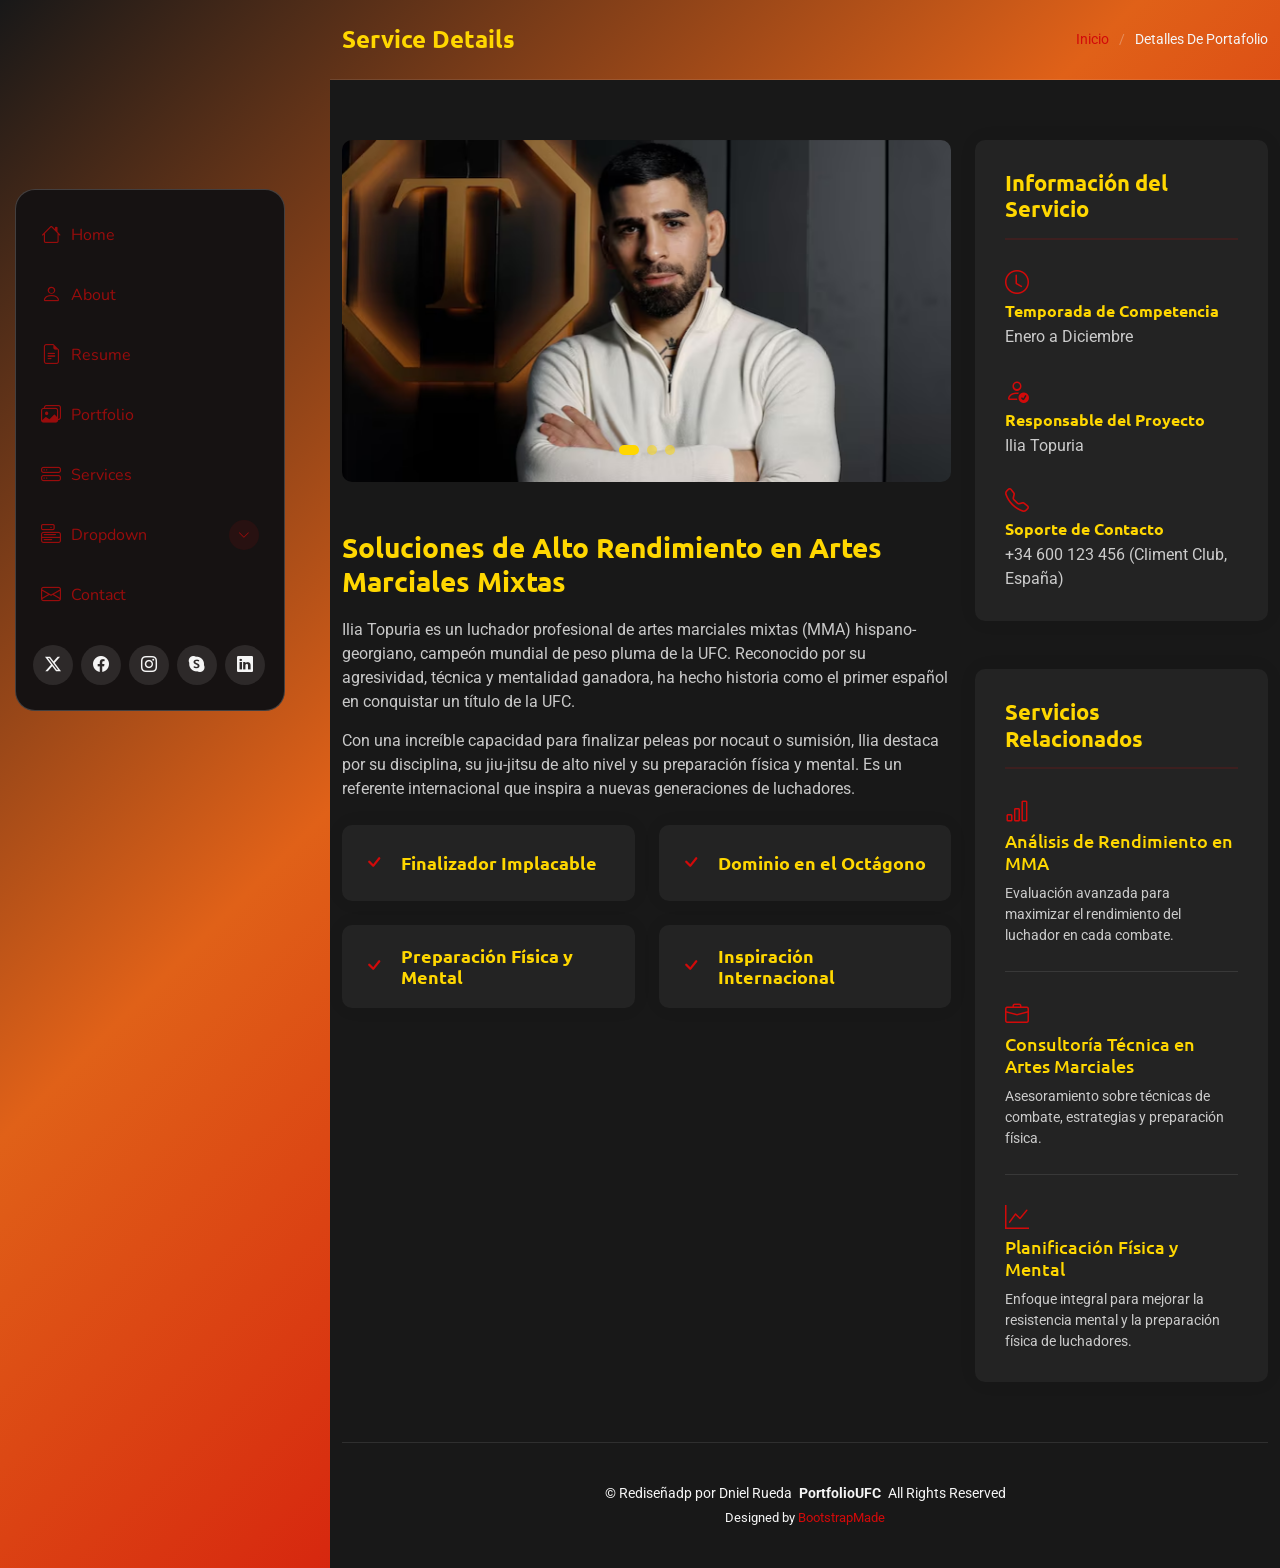
<file: service-details.html>
<!DOCTYPE html>
<html lang="en">

<head>
  <meta charset="utf-8">
  <meta content="width=device-width, initial-scale=1.0" name="viewport">
  <title>Service Details - SnapFolio Bootstrap Template</title>
  <meta name="description" content="">
  <meta name="keywords" content="">

  <!-- Favicons -->
  <link href="assets/img/favicon.png" rel="icon">
  <link href="assets/img/apple-touch-icon.png" rel="apple-touch-icon">

  <!-- Fonts -->
  <link href="https://fonts.googleapis.com" rel="preconnect">
  <link href="https://fonts.gstatic.com" rel="preconnect" crossorigin>
  <link
    href="https://fonts.googleapis.com/css2?family=Roboto:ital,wght@0,100;0,300;0,400;0,500;0,700;0,900;1,100;1,300;1,400;1,500;1,700;1,900&family=Ubuntu:ital,wght@0,300;0,400;0,500;0,700;1,300;1,400;1,500;1,700&family=Nunito:ital,wght@0,200;0,300;0,400;0,500;0,600;0,700;0,800;0,900;1,200;1,300;1,400;1,500;1,600;1,700;1,800;1,900&display=swap"
    rel="stylesheet">

  <!-- Vendor CSS Files -->
  <link href="assets/vendor/bootstrap/css/bootstrap.min.css" rel="stylesheet">
  <link href="assets/vendor/bootstrap-icons/bootstrap-icons.css" rel="stylesheet">
  <link href="assets/vendor/aos/aos.css" rel="stylesheet">
  <link href="assets/vendor/glightbox/css/glightbox.min.css" rel="stylesheet">
  <link href="assets/vendor/swiper/swiper-bundle.min.css" rel="stylesheet">

  <!-- Main CSS File -->
  <link href="assets/css/main.css" rel="stylesheet">

  <!-- =======================================================
  * Template Name: SnapFolio
  * Template URL: https://bootstrapmade.com/snapfolio-bootstrap-portfolio-template/
  * Updated: Jul 21 2025 with Bootstrap v5.3.7
  * Author: BootstrapMade.com
  * License: https://bootstrapmade.com/license/
  ======================================================== -->
</head>

<body class="service-details-page">

  <header id="header" class="header dark-background d-flex flex-column justify-content-center">
    <i class="header-toggle d-xl-none bi bi-list"></i>

    <div class="header-container d-flex flex-column align-items-start">
      <nav id="navmenu" class="navmenu">
        <ul>
          <li><a href="#hero"><i class="bi bi-house navicon"></i>Home</a></li>
          <li><a href="#about"><i class="bi bi-person navicon"></i> About</a></li>
          <li><a href="#resume"><i class="bi bi-file-earmark-text navicon"></i> Resume</a></li>
          <li><a href="#portfolio"><i class="bi bi-images navicon"></i> Portfolio</a></li>
          <li><a href="#services"><i class="bi bi-hdd-stack navicon"></i> Services</a></li>
          <li class="dropdown"><a href="#"><i class="bi bi-menu-button navicon"></i> <span>Dropdown</span> <i
                class="bi bi-chevron-down toggle-dropdown"></i></a>
            <ul>
              <li><a href="#">Dropdown 1</a></li>
              <li class="dropdown"><a href="#"><span>Deep Dropdown</span> <i
                    class="bi bi-chevron-down toggle-dropdown"></i></a>
                <ul>
                  <li><a href="#">Deep Dropdown 1</a></li>
                  <li><a href="#">Deep Dropdown 2</a></li>
                  <li><a href="#">Deep Dropdown 3</a></li>
                  <li><a href="#">Deep Dropdown 4</a></li>
                  <li><a href="#">Deep Dropdown 5</a></li>
                </ul>
              </li>
              <li><a href="#">Dropdown 2</a></li>
              <li><a href="#">Dropdown 3</a></li>
              <li><a href="#">Dropdown 4</a></li>
            </ul>
          </li>
          <li><a href="#contact"><i class="bi bi-envelope navicon"></i> Contact</a></li>
        </ul>
      </nav>

      <div class="social-links text-center">
        <a href="#" class="twitter"><i class="bi bi-twitter-x"></i></a>
        <a href="#" class="facebook"><i class="bi bi-facebook"></i></a>
        <a href="#" class="instagram"><i class="bi bi-instagram"></i></a>
        <a href="#" class="google-plus"><i class="bi bi-skype"></i></a>
        <a href="#" class="linkedin"><i class="bi bi-linkedin"></i></a>
      </div>

    </div>

  </header>

  <main class="main">

    <!-- Page Title -->
    <div class="page-title dark-background">
      <div class="container d-lg-flex justify-content-between align-items-center">
        <h1 class="mb-2 mb-lg-0">Service Details</h1>
        <nav class="breadcrumbs">
          <ol>
            <li><a href="index.html">Inicio</a></li>
            <li class="current">Detalles De Portafolio</li>
          </ol>
        </nav>
      </div>
    </div><!-- End Page Title -->

    <!-- Service Details Section -->
    <section id="service-details" class="service-details section">

      <div class="container" data-aos="fade-up" data-aos-delay="100">

        <div class="row gy-4">

          <div class="col-lg-8">
            <div class="service-details-slider swiper init-swiper">
              <script type="application/json" class="swiper-config">
                {
                  "loop": true,
                  "speed": 600,
                  "autoplay": {
                    "delay": 5000
                  },
                  "slidesPerView": 1,
                  "pagination": {
                    "el": ".swiper-pagination",
                    "type": "bullets",
                    "clickable": true
                  }
                }
              </script>
              <div class="swiper-wrapper align-items-center">
                <div class="swiper-slide">
                  <img src="assets/img/person/img13.avif" alt="Ilia Topuria en combate" class="img-fluid" loading="lazy">
                </div>
                <div class="swiper-slide">
                  <img src="assets/img/person/img14.webp" alt="Ilia Topuria entrenamiento" class="img-fluid" loading="lazy">
                </div>
                <div class="swiper-slide">
                  <img src="assets/img/person/img15.jpg" alt="Ilia Topuria campeón UFC" class="img-fluid" loading="lazy">
                </div>
              </div>
              <div class="swiper-pagination"></div>
            </div>

            <div class="content mt-5">
              <h3>Soluciones de Alto Rendimiento en Artes Marciales Mixtas</h3>
              <p>
                Ilia Topuria es un luchador profesional de artes marciales mixtas (MMA) hispano-georgiano, campeón mundial de peso pluma de la UFC. Reconocido por su agresividad, técnica y mentalidad ganadora, ha hecho historia como el primer español en conquistar un título de la UFC.
              </p>
              <p>
                Con una increíble capacidad para finalizar peleas por nocaut o sumisión, Ilia destaca por su disciplina, su jiu-jitsu de alto nivel y su preparación física y mental. Es un referente internacional que inspira a nuevas generaciones de luchadores.
              </p>

              <div class="features mt-4">
                <div class="row gy-4">
                  <div class="col-md-6" data-aos="fade-up" data-aos-delay="100">
                    <div class="feature-box d-flex align-items-center">
                      <i class="bi bi-check"></i>
                      <h4>Finalizador Implacable</h4>
                    </div>
                  </div>
                  <div class="col-md-6" data-aos="fade-up" data-aos-delay="200">
                    <div class="feature-box d-flex align-items-center">
                      <i class="bi bi-check"></i>
                      <h4>Dominio en el Octágono</h4>
                    </div>
                  </div>
                  <div class="col-md-6" data-aos="fade-up" data-aos-delay="300">
                    <div class="feature-box d-flex align-items-center">
                      <i class="bi bi-check"></i>
                      <h4>Preparación Física y Mental</h4>
                    </div>
                  </div>
                  <div class="col-md-6" data-aos="fade-up" data-aos-delay="400">
                    <div class="feature-box d-flex align-items-center">
                      <i class="bi bi-check"></i>
                      <h4>Inspiración Internacional</h4>
                    </div>
                  </div>
                </div>
              </div>
            </div>
          </div>

            <div class="col-lg-4">
            <div class="service-info">
              <h4>Información del Servicio</h4>
              <div class="info-item">
                <i class="bi bi-clock"></i>
                <h5>Temporada de Competencia</h5>
                <p>Enero a Diciembre</p>
              </div>
                <div class="info-item">
                  <i class="bi bi-person-check"></i>
                  <h5>Responsable del Proyecto</h5>
                  <p>Ilia Topuria</p>
                </div>
                <div class="info-item">
                  <i class="bi bi-telephone"></i>
                  <h5>Soporte de Contacto</h5>
                  <p>+34 600 123 456 (Climent Club, España)</p>
                </div>
              </div>

              <div class="related-services mt-5">
                  <h4>Servicios Relacionados</h4>
                  <div class="service-item">
                    <i class="bi bi-bar-chart"></i>
                    <h5><a href="#">Análisis de Rendimiento en MMA</a></h5>
                    <p>Evaluación avanzada para maximizar el rendimiento del luchador en cada combate.</p>
                  </div>
                  <div class="service-item">
                    <i class="bi bi-briefcase"></i>
                    <h5><a href="#">Consultoría Técnica en Artes Marciales</a></h5>
                    <p>Asesoramiento sobre técnicas de combate, estrategias y preparación física.</p>
                  </div>
                  <div class="service-item">
                    <i class="bi bi-graph-up"></i>
                    <h5><a href="#">Planificación Física y Mental</a></h5>
                    <p>Enfoque integral para mejorar la resistencia mental y la preparación física de luchadores.</p>
                  </div>
                </div>
              </div>

      </div>

    </section><!-- /Service Details Section -->

  </main>

  <footer id="footer" class="footer position-relative">

    <div class="container">
      <div class="copyright text-center ">
        <p>© <span>Rediseñadp por Dniel Rueda</span> <strong class="px-1 sitename">PortfolioUFC</strong> <span>All Rights Reserved</span>
        </p>
      </div>
      <div class="credits">
        <!-- All the links in the footer should remain intact. -->
        <!-- You can delete the links only if you've purchased the pro version. -->
        <!-- Licensing information: https://bootstrapmade.com/license/ -->
        <!-- Purchase the pro version with working PHP/AJAX contact form: [buy-url] -->
        Designed by <a href="https://bootstrapmade.com/">BootstrapMade</a>
      </div>
    </div>

  </footer>

  <!-- Scroll Top -->
  <a href="#" id="scroll-top" class="scroll-top d-flex align-items-center justify-content-center"><i
      class="bi bi-arrow-up-short"></i></a>

  <!-- Preloader -->
  <div id="preloader"></div>

  <!-- Vendor JS Files -->
  <script src="assets/vendor/bootstrap/js/bootstrap.bundle.min.js"></script>
  <script src="assets/vendor/php-email-form/validate.js"></script>
  <script src="assets/vendor/aos/aos.js"></script>
  <script src="assets/vendor/typed.js/typed.umd.js"></script>
  <script src="assets/vendor/purecounter/purecounter_vanilla.js"></script>
  <script src="assets/vendor/waypoints/noframework.waypoints.js"></script>
  <script src="assets/vendor/isotope-layout/isotope.pkgd.min.js"></script>
  <script src="assets/vendor/imagesloaded/imagesloaded.pkgd.min.js"></script>
  <script src="assets/vendor/glightbox/js/glightbox.min.js"></script>
  <script src="assets/vendor/swiper/swiper-bundle.min.js"></script>

  <!-- Main JS File -->
  <script src="assets/js/main.js"></script>

</body>

</html>
</file>
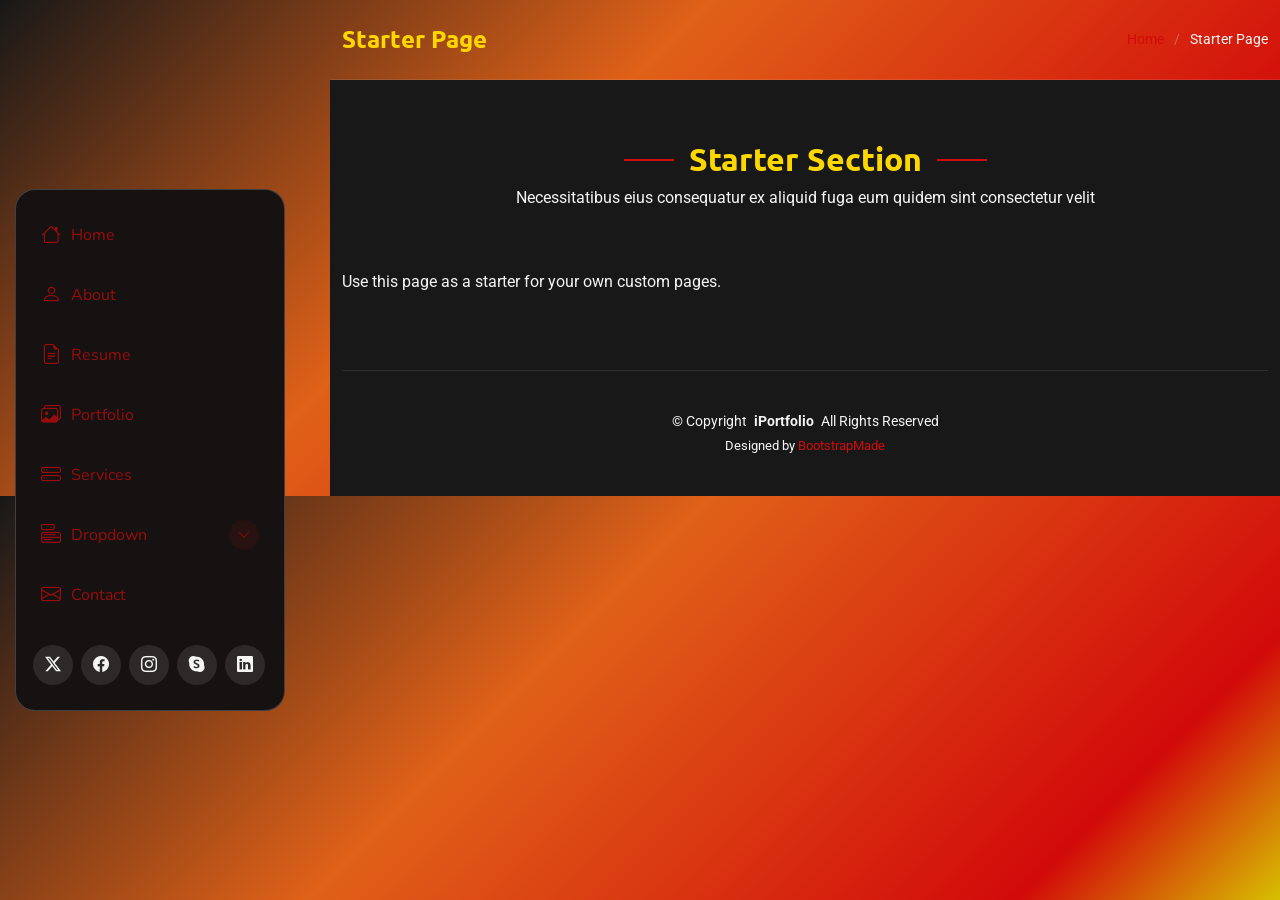
<file: starter-page.html>
<!DOCTYPE html>
<html lang="en">

<head>
  <meta charset="utf-8">
  <meta content="width=device-width, initial-scale=1.0" name="viewport">
  <title>Starter Page - SnapFolio Bootstrap Template</title>
  <meta name="description" content="">
  <meta name="keywords" content="">

  <!-- Favicons -->
  <link href="assets/img/favicon.png" rel="icon">
  <link href="assets/img/apple-touch-icon.png" rel="apple-touch-icon">

  <!-- Fonts -->
  <link href="https://fonts.googleapis.com" rel="preconnect">
  <link href="https://fonts.gstatic.com" rel="preconnect" crossorigin>
  <link href="https://fonts.googleapis.com/css2?family=Roboto:ital,wght@0,100;0,300;0,400;0,500;0,700;0,900;1,100;1,300;1,400;1,500;1,700;1,900&family=Ubuntu:ital,wght@0,300;0,400;0,500;0,700;1,300;1,400;1,500;1,700&family=Nunito:ital,wght@0,200;0,300;0,400;0,500;0,600;0,700;0,800;0,900;1,200;1,300;1,400;1,500;1,600;1,700;1,800;1,900&display=swap" rel="stylesheet">

  <!-- Vendor CSS Files -->
  <link href="assets/vendor/bootstrap/css/bootstrap.min.css" rel="stylesheet">
  <link href="assets/vendor/bootstrap-icons/bootstrap-icons.css" rel="stylesheet">
  <link href="assets/vendor/aos/aos.css" rel="stylesheet">
  <link href="assets/vendor/glightbox/css/glightbox.min.css" rel="stylesheet">
  <link href="assets/vendor/swiper/swiper-bundle.min.css" rel="stylesheet">

  <!-- Main CSS File -->
  <link href="assets/css/main.css" rel="stylesheet">

  <!-- =======================================================
  * Template Name: SnapFolio
  * Template URL: https://bootstrapmade.com/snapfolio-bootstrap-portfolio-template/
  * Updated: Jul 21 2025 with Bootstrap v5.3.7
  * Author: BootstrapMade.com
  * License: https://bootstrapmade.com/license/
  ======================================================== -->
</head>

<body class="starter-page-page">

  <header id="header" class="header dark-background d-flex flex-column justify-content-center">
    <i class="header-toggle d-xl-none bi bi-list"></i>

    <div class="header-container d-flex flex-column align-items-start">
      <nav id="navmenu" class="navmenu">
        <ul>
          <li><a href="#hero"><i class="bi bi-house navicon"></i>Home</a></li>
          <li><a href="#about"><i class="bi bi-person navicon"></i> About</a></li>
          <li><a href="#resume"><i class="bi bi-file-earmark-text navicon"></i> Resume</a></li>
          <li><a href="#portfolio"><i class="bi bi-images navicon"></i> Portfolio</a></li>
          <li><a href="#services"><i class="bi bi-hdd-stack navicon"></i> Services</a></li>
          <li class="dropdown"><a href="#"><i class="bi bi-menu-button navicon"></i> <span>Dropdown</span> <i class="bi bi-chevron-down toggle-dropdown"></i></a>
            <ul>
              <li><a href="#">Dropdown 1</a></li>
              <li class="dropdown"><a href="#"><span>Deep Dropdown</span> <i class="bi bi-chevron-down toggle-dropdown"></i></a>
                <ul>
                  <li><a href="#">Deep Dropdown 1</a></li>
                  <li><a href="#">Deep Dropdown 2</a></li>
                  <li><a href="#">Deep Dropdown 3</a></li>
                  <li><a href="#">Deep Dropdown 4</a></li>
                  <li><a href="#">Deep Dropdown 5</a></li>
                </ul>
              </li>
              <li><a href="#">Dropdown 2</a></li>
              <li><a href="#">Dropdown 3</a></li>
              <li><a href="#">Dropdown 4</a></li>
            </ul>
          </li>
          <li><a href="#contact"><i class="bi bi-envelope navicon"></i> Contact</a></li>
        </ul>
      </nav>

      <div class="social-links text-center">
        <a href="#" class="twitter"><i class="bi bi-twitter-x"></i></a>
        <a href="#" class="facebook"><i class="bi bi-facebook"></i></a>
        <a href="#" class="instagram"><i class="bi bi-instagram"></i></a>
        <a href="#" class="google-plus"><i class="bi bi-skype"></i></a>
        <a href="#" class="linkedin"><i class="bi bi-linkedin"></i></a>
      </div>

    </div>

  </header>

  <main class="main">

    <!-- Page Title -->
    <div class="page-title dark-background">
      <div class="container d-lg-flex justify-content-between align-items-center">
        <h1 class="mb-2 mb-lg-0">Starter Page</h1>
        <nav class="breadcrumbs">
          <ol>
            <li><a href="index.html">Home</a></li>
            <li class="current">Starter Page</li>
          </ol>
        </nav>
      </div>
    </div><!-- End Page Title -->

    <!-- Starter Section Section -->
    <section id="starter-section" class="starter-section section">

      <!-- Section Title -->
      <div class="container section-title" data-aos="fade-up">
        <h2>Starter Section</h2>
        <p>Necessitatibus eius consequatur ex aliquid fuga eum quidem sint consectetur velit</p>
      </div><!-- End Section Title -->

      <div class="container" data-aos="fade-up">
        <p>Use this page as a starter for your own custom pages.</p>
      </div>

    </section><!-- /Starter Section Section -->

  </main>

  <footer id="footer" class="footer position-relative">

    <div class="container">
      <div class="copyright text-center ">
        <p>© <span>Copyright</span> <strong class="px-1 sitename">iPortfolio</strong> <span>All Rights Reserved</span></p>
      </div>
      <div class="credits">
        <!-- All the links in the footer should remain intact. -->
        <!-- You can delete the links only if you've purchased the pro version. -->
        <!-- Licensing information: https://bootstrapmade.com/license/ -->
        <!-- Purchase the pro version with working PHP/AJAX contact form: [buy-url] -->
        Designed by <a href="https://bootstrapmade.com/">BootstrapMade</a>
      </div>
    </div>

  </footer>

  <!-- Scroll Top -->
  <a href="#" id="scroll-top" class="scroll-top d-flex align-items-center justify-content-center"><i class="bi bi-arrow-up-short"></i></a>

  <!-- Preloader -->
  <div id="preloader"></div>

  <!-- Vendor JS Files -->
  <script src="assets/vendor/bootstrap/js/bootstrap.bundle.min.js"></script>
  <script src="assets/vendor/php-email-form/validate.js"></script>
  <script src="assets/vendor/aos/aos.js"></script>
  <script src="assets/vendor/typed.js/typed.umd.js"></script>
  <script src="assets/vendor/purecounter/purecounter_vanilla.js"></script>
  <script src="assets/vendor/waypoints/noframework.waypoints.js"></script>
  <script src="assets/vendor/isotope-layout/isotope.pkgd.min.js"></script>
  <script src="assets/vendor/imagesloaded/imagesloaded.pkgd.min.js"></script>
  <script src="assets/vendor/glightbox/js/glightbox.min.js"></script>
  <script src="assets/vendor/swiper/swiper-bundle.min.js"></script>

  <!-- Main JS File -->
  <script src="assets/js/main.js"></script>

</body>

</html>
</file>
<file: assets/css/main.css>
/**
* Template Name: SnapFolio
* Template URL: https://bootstrapmade.com/snapfolio-bootstrap-portfolio-template/
* Updated: Jul 21 2025 with Bootstrap v5.3.7
* Author: BootstrapMade.com
* License: https://bootstrapmade.com/license/
*/

/*--------------------------------------------------------------
# Font & Color Variables
# Help: https://bootstrapmade.com/color-system/
--------------------------------------------------------------*/
/* Fonts */
:root {
  --default-font: "Roboto",  system-ui, -apple-system, "Segoe UI", Roboto, "Helvetica Neue", Arial, "Noto Sans", "Liberation Sans", sans-serif, "Apple Color Emoji", "Segoe UI Emoji", "Segoe UI Symbol", "Noto Color Emoji";
  --heading-font: "Ubuntu",  sans-serif;
  --nav-font: "Nunito",  sans-serif;
}

/* Colores UFC */
:root { 
  --background-color: #181818;
  --background-gradient: linear-gradient(135deg, #181818 0%, #e06118 40%, #d20a0a 80%, #d9ff00 100%);
  --default-color: #f5f5f5;
  --heading-color: #ffd700;
  --accent-color: #d20a0a;
  --surface-color: #232323;
  --contrast-color: #ffd700;
  --nav-color: rgba(210, 10, 10, 0.7);
  --nav-hover-color: #ffd700;
  --nav-mobile-background-color: #232323;
  --nav-dropdown-background-color: #181818;
  --nav-dropdown-color: #fff;
  --nav-dropdown-hover-color: #d20a0a;
}

/* Fondo general con degradado UFC */
body {
  background: var(--background-gradient);
  color: var(--default-color);
  font-family: var(--default-font);
}

/* Secciones transparentes para dejar ver el fondo */
.section,
section {
  background: transparent;
}

/* Títulos dorados */
h1, h2, h3, h4, h5, h6 {
  color: var(--heading-color);
}

/* Botones principales en rojo UFC y hover dorado */
.btn-primary {
  background: var(--accent-color);
  border-color: var(--accent-color);
  color: #fff;
}
.btn-primary:hover, .btn-primary:focus {
  background: var(--contrast-color);
  border-color: var(--contrast-color);
  color: #181818;
}

/* Otros elementos destacados en dorado */
a:hover,
a:focus {
  color: var(--contrast-color);
}

/* Quitar cualquier color de Red Bull o azul */
:root {
  --surface-color: #232323;
  --contrast-color: #ffd700;
  --accent-color: #d20a0a;
  --nav-color: rgba(210, 10, 10, 0.7);
  --nav-hover-color: #ffd700;
  --nav-mobile-background-color: #232323;
  --nav-dropdown-background-color: #181818;
  --nav-dropdown-color: #fff;
  --nav-dropdown-hover-color: #d20a0a;
}

/*--------------------------------------------------------------
# General Styling & Shared Classes
--------------------------------------------------------------*/
body {
  color: var(--default-color);
  background-color: var(--background-color);
  font-family: var(--default-font);
}

a {
  color: var(--accent-color);
  text-decoration: none;
  transition: 0.3s;
}

a:hover {
  color: color-mix(in srgb, var(--accent-color), transparent 25%);
  text-decoration: none;
}

h1,
h2,
h3,
h4,
h5,
h6 {
  color: var(--heading-color);
  font-family: var(--heading-font);
}

/* PHP Email Form Messages
------------------------------*/
.php-email-form .error-message {
  display: none;
  background: #df1529;
  color: #ffffff;
  text-align: left;
  padding: 15px;
  margin-bottom: 24px;
  font-weight: 600;
}

.php-email-form .sent-message {
  display: none;
  color: #ffffff;
  background: #059652;
  text-align: center;
  padding: 15px;
  margin-bottom: 24px;
  font-weight: 600;
}

.php-email-form .loading {
  display: none;
  background: var(--surface-color);
  text-align: center;
  padding: 15px;
  margin-bottom: 24px;
}

.php-email-form .loading:before {
  content: "";
  display: inline-block;
  border-radius: 50%;
  width: 24px;
  height: 24px;
  margin: 0 10px -6px 0;
  border: 3px solid var(--accent-color);
  border-top-color: var(--surface-color);
  animation: php-email-form-loading 1s linear infinite;
}

@keyframes php-email-form-loading {
  0% {
    transform: rotate(0deg);
  }

  100% {
    transform: rotate(360deg);
  }
}

/*--------------------------------------------------------------
# Global Header
--------------------------------------------------------------*/
.header {
  --background-color: #161212; /* Azul más claro */
  --contrast-color: #e40707; /* Amarillo */
  color: var(--default-color);
  position: fixed;
  top: 0;
  left: 0;
  bottom: 0;
  padding: 0 15px;
  width: 300px;
  transition: all ease-in-out 0.3s;
  overflow-y: auto;
  z-index: 997;
}

.header .header-container {
  border-radius: 20px;
  padding: 15px;
  background-color: var(--background-color);
  border: 1px solid color-mix(in srgb, var(--default-color), transparent 80%);
}

.header .social-links {
  margin: 0 0 10px 0;
}

.header .social-links a {
  font-size: 16px;
  display: inline-flex;
  align-items: center;
  justify-content: center;
  background: color-mix(in srgb, var(--default-color), transparent 90%);
  color: var(--default-color);
  margin: 0 2px;
  border-radius: 50%;
  text-align: center;
  width: 40px;
  height: 40px;
  transition: 0.3s;
}

.header .social-links a:hover {
  color: var(--contrast-color);
  background: var(--accent-color);
}

@media (min-width: 1200px) {

  .header~main,
  .header~#footer {
    margin-left: 330px;
  }
}

@media (max-width: 1199px) {
  .header {
    left: -100%;
  }
}

.header.header-show {
  left: 0;
}

.header .header-toggle {
  color: var(--contrast-color);
  background-color: var(--accent-color);
  font-size: 22px;
  display: flex;
  align-items: center;
  justify-content: center;
  width: 40px;
  height: 40px;
  border-radius: 50%;
  cursor: pointer;
  position: fixed;
  top: 15px;
  right: 15px;
  z-index: 9999;
  transition: background-color 0.3s;
}

.header .header-toggle:hover {
  color: var(--contrast-color);
  background-color: color-mix(in srgb, var(--accent-color) 90%, white 15%);
}

/*--------------------------------------------------------------
# Navigation Menu
--------------------------------------------------------------*/
.mobile-nav-toggle {
  display: none;
}

.navmenu {
  padding: 0;
  z-index: 9997;
  width: 100%;
}

.navmenu ul {
  list-style: none;
  padding: 0 0 20px 0;
  margin: 0;
}

.navmenu a,
.navmenu a:focus {
  color: var(--nav-color);
  padding: 15px 10px;
  font-family: var(--nav-font);
  font-size: 16px;
  font-weight: 400;
  display: flex;
  align-items: center;
  white-space: nowrap;
  transition: 0.3s;
  width: 100%;
}

.navmenu a .navicon,
.navmenu a:focus .navicon {
  font-size: 20px;
  margin-right: 10px;
}

.navmenu a .toggle-dropdown,
.navmenu a:focus .toggle-dropdown {
  font-size: 12px;
  line-height: 0;
  margin-left: auto;
  width: 30px;
  height: 30px;
  display: flex;
  align-items: center;
  justify-content: center;
  border-radius: 50%;
  transition: 0.3s;
  flex-shrink: 0;
  background-color: color-mix(in srgb, var(--accent-color), transparent 90%);
}

.navmenu a .toggle-dropdown:hover,
.navmenu a:focus .toggle-dropdown:hover {
  background-color: var(--accent-color);
  color: var(--contrast-color);
}

.navmenu a:hover,
.navmenu .active,
.navmenu .active:focus {
  color: var(--nav-hover-color);
}

.navmenu a:hover .navicon,
.navmenu .active .navicon,
.navmenu .active:focus .navicon {
  color: var(--accent-color);
}

.navmenu .active .toggle-dropdown,
.navmenu .active:focus .toggle-dropdown {
  background-color: var(--accent-color);
  color: var(--contrast-color);
  transform: rotate(180deg);
}

.navmenu .dropdown {
  display: block;
}

.navmenu .dropdown a,
.navmenu .dropdown a:focus {
  color: --nav-dropdown-color;
}

.navmenu .dropdown a:hover,
.navmenu .dropdown .active,
.navmenu .dropdown .active:focus {
  color: var(--nav-dropdown-hover-color);
}

.navmenu .dropdown ul {
  position: static;
  display: none;
  z-index: 99;
  padding: 5px 10px;
  margin: 5px 10px;
  background-color: var(--nav-dropdown-background-color);
  border: 1px solid color-mix(in srgb, var(--default-color), transparent 90%);
  box-shadow: none;
  transition: all 0.5s ease-in-out;
}

.navmenu .dropdown ul ul {
  background-color: rgba(33, 37, 41, 0.1);
}

.navmenu .dropdown>.dropdown-active {
  display: block;
  background-color: rgba(33, 37, 41, 0.03);
}

/*--------------------------------------------------------------
# Global Footer
--------------------------------------------------------------*/
.footer {
  color: var(--default-color);
  background-color: var(--background-color);
  font-size: 14px;
  padding: 0 0 40px 0;
  position: relative;
}

.footer .copyright {
  padding-top: 40px;
  border-top: 1px solid color-mix(in srgb, var(--default-color), transparent 90%);
}

.footer .copyright p {
  margin-bottom: 0;
}

.footer .credits {
  margin-top: 4px;
  font-size: 13px;
  text-align: center;
}

/*--------------------------------------------------------------
# Preloader
--------------------------------------------------------------*/
#preloader {
  position: fixed;
  inset: 0;
  z-index: 999999;
  overflow: hidden;
  background: var(--background-color);
  transition: all 0.6s ease-out;
}

#preloader:before {
  content: "";
  position: fixed;
  top: calc(50% - 30px);
  left: calc(50% - 30px);
  border: 6px solid #ffffff;
  border-color: var(--accent-color) transparent var(--accent-color) transparent;
  border-radius: 50%;
  width: 60px;
  height: 60px;
  animation: animate-preloader 1.5s linear infinite;
}

@keyframes animate-preloader {
  0% {
    transform: rotate(0deg);
  }

  100% {
    transform: rotate(360deg);
  }
}

/*--------------------------------------------------------------
# Scroll Top Button
--------------------------------------------------------------*/
.scroll-top {
  position: fixed;
  visibility: hidden;
  opacity: 0;
  right: 15px;
  bottom: -15px;
  z-index: 99999;
  background-color: var(--accent-color);
  width: 44px;
  height: 44px;
  border-radius: 50px;
  transition: all 0.4s;
}

.scroll-top i {
  font-size: 24px;
  color: var(--contrast-color);
  line-height: 0;
}

.scroll-top:hover {
  background-color: color-mix(in srgb, var(--accent-color), transparent 20%);
  color: var(--contrast-color);
}

.scroll-top.active {
  visibility: visible;
  opacity: 1;
  bottom: 15px;
}

/*--------------------------------------------------------------
# Disable aos animation delay on mobile devices
--------------------------------------------------------------*/
@media screen and (max-width: 768px) {
  [data-aos-delay] {
    transition-delay: 0 !important;
  }
}

/*--------------------------------------------------------------
# Global Page Titles & Breadcrumbs
--------------------------------------------------------------*/
.page-title {
  color: var(--default-color);
  padding: 25px 0 0 0;
  position: relative;
}

.page-title .container {
  border-bottom: 1px solid color-mix(in srgb, var(--default-color), transparent 90%);
  padding-bottom: 25px;
}

.page-title h1 {
  font-size: 24px;
  font-weight: 700;
}

.page-title .breadcrumbs ol {
  display: flex;
  flex-wrap: wrap;
  list-style: none;
  padding: 0;
  margin: 0;
  font-size: 14px;
  font-weight: 400;
}

.page-title .breadcrumbs ol li+li {
  padding-left: 10px;
}

.page-title .breadcrumbs ol li+li::before {
  content: "/";
  display: inline-block;
  padding-right: 10px;
  color: color-mix(in srgb, var(--default-color), transparent 70%);
}

/*--------------------------------------------------------------
# Global Sections
--------------------------------------------------------------*/
section,
.section {
  color: var(--default-color);
  background-color: var(--background-color);
  padding: 60px 0;
  overflow: clip;
}

/*--------------------------------------------------------------
# Global Section Titles
--------------------------------------------------------------*/
.section-title {
  text-align: center;
  padding-bottom: 60px;
  position: relative;
}

.section-title h2 {
  font-size: 32px;
  font-weight: 700;
  position: relative;
}

.section-title h2:before,
.section-title h2:after {
  content: "";
  width: 50px;
  height: 2px;
  background: var(--accent-color);
  display: inline-block;
}

.section-title h2:before {
  margin: 0 15px 10px 0;
}

.section-title h2:after {
  margin: 0 0 10px 15px;
}

.section-title p {
  margin-bottom: 0;
}

/*--------------------------------------------------------------
# Hero Section
--------------------------------------------------------------*/
.hero {
  min-height: 100vh;
  position: relative;
  overflow: hidden;
  display: flex;
  align-items: center;
}

.hero .background-elements {
  position: absolute;
  top: 0;
  left: 0;
  width: 100%;
  height: 100%;
  z-index: 1;
  overflow: hidden;
}

.hero .background-elements .bg-circle {
  position: absolute;
  border-radius: 50%;
  background: linear-gradient(45deg, color-mix(in srgb, var(--accent-color), transparent 90%), color-mix(in srgb, var(--accent-color), transparent 95%));
  animation: float 6s ease-in-out infinite;
}

.hero .background-elements .bg-circle.circle-1 {
  width: 300px;
  height: 300px;
  top: 10%;
  right: 10%;
  animation-delay: 0s;
}

.hero .background-elements .bg-circle.circle-2 {
  width: 200px;
  height: 200px;
  bottom: 20%;
  left: 5%;
  animation-delay: 2s;
}

.hero .hero-content {
  position: relative;
  width: 100%;
  z-index: 2;
}

.hero .container {
  position: relative;
  z-index: 3;
}

.hero .hero-text h1 {
  font-size: 72px;
  font-weight: 800;
  line-height: 1.1;
  margin-bottom: 15px;
  color: var(--heading-color);
}

.hero .hero-text h1 .accent-text {
  color: var(--accent-color);
  position: relative;
}

.hero .hero-text h1 .accent-text::after {
  content: "";
  position: absolute;
  bottom: -5px;
  left: 0;
  width: 100%;
  height: 3px;
  background: linear-gradient(90deg, var(--accent-color), color-mix(in srgb, var(--accent-color), transparent 50%));
}

.hero .hero-text h2 {
  font-size: 32px;
  font-weight: 600;
  color: var(--heading-color);
  margin-bottom: 10px;
}

.hero .hero-text .lead {
  font-size: 24px;
  margin-bottom: 20px;
  color: var(--default-color);
}

.hero .hero-text .lead span {
  color: var(--accent-color);
  font-weight: 600;
  border-bottom: 2px solid var(--accent-color);
  padding-bottom: 2px;
}

.hero .hero-text .description {
  font-size: 18px;
  line-height: 1.6;
  color: color-mix(in srgb, var(--default-color), transparent 20%);
  margin-bottom: 40px;
  max-width: 500px;
}

.hero .hero-actions {
  display: flex;
  gap: 20px;
  margin-bottom: 40px;
  flex-wrap: wrap;
}

.hero .hero-actions .btn {
  padding: 14px 30px;
  font-size: 16px;
  font-weight: 600;
  border-radius: 50px;
  text-decoration: none;
  transition: all 0.3s ease;
  border: 2px solid;
}

.hero .hero-actions .btn.btn-primary {
  background-color: var(--accent-color);
  color: var(--contrast-color);
  border-color: var(--accent-color);
}

.hero .hero-actions .btn.btn-primary:hover {
  background-color: color-mix(in srgb, var(--accent-color), black 10%);
  transform: translateY(-2px);
  box-shadow: 0 8px 25px color-mix(in srgb, var(--accent-color), transparent 70%);
}

.hero .hero-actions .btn.btn-outline {
  background-color: transparent;
  color: var(--accent-color);
  border-color: var(--accent-color);
}

.hero .hero-actions .btn.btn-outline:hover {
  background-color: var(--accent-color);
  color: var(--contrast-color);
  transform: translateY(-2px);
}

.hero .social-links {
  display: flex;
  gap: 20px;
}

.hero .social-links a {
  width: 50px;
  height: 50px;
  display: flex;
  align-items: center;
  justify-content: center;
  background-color: var(--surface-color);
  color: color-mix(in srgb, var(--default-color), transparent 40%);
  border-radius: 50%;
  font-size: 20px;
  transition: all 0.3s ease;
}

.hero .social-links a:hover {
  color: var(--contrast-color);
  background-color: var(--accent-color);
  transform: translateY(-3px);
  box-shadow: 0 8px 25px color-mix(in srgb, var(--accent-color), transparent 70%);
}

.hero .hero-visual {
  display: flex;
  justify-content: center;
  align-items: center;
  height: 100%;
}

.hero .hero-visual .profile-container {
  position: relative;
  width: 400px;
  height: 400px;
}

.hero .hero-visual .profile-container .profile-background {
  position: absolute;
  top: 15px;
  left: 15px;
  width: 100%;
  height: 100%;
  background: color-mix(in srgb, var(--accent-color), transparent 90%);
  border-radius: 30px;
  z-index: 1;
}

.hero .hero-visual .profile-container .profile-image {
  position: relative;
  width: 100%;
  height: 100%;
  object-fit: cover;
  border-radius: 30px;
  z-index: 2;
}

@keyframes float {

  0%,
  100% {
    transform: translateY(0px);
  }

  50% {
    transform: translateY(-20px);
  }
}

@keyframes floatIcon {

  0%,
  100% {
    transform: translateY(0px) rotate(0deg);
  }

  50% {
    transform: translateY(-10px) rotate(5deg);
  }
}

@media (max-width: 992px) {
  .hero .hero-text {
    text-align: center;
    margin-bottom: 50px;
  }

  .hero .hero-text h1 {
    font-size: 56px;
  }

  .hero .hero-text h2 {
    font-size: 28px;
  }

  .hero .hero-text .lead {
    font-size: 20px;
  }

  .hero .hero-visual .profile-container {
    width: 350px;
    height: 350px;
  }
}

@media (max-width: 768px) {
  .hero .hero-text h1 {
    font-size: 42px;
  }

  .hero .hero-text h2 {
    font-size: 24px;
  }

  .hero .hero-text .lead {
    font-size: 18px;
  }

  .hero .hero-text .description {
    font-size: 16px;
  }

  .hero .hero-actions {
    justify-content: center;
  }

  .hero .hero-actions .btn {
    padding: 12px 25px;
    font-size: 14px;
  }

  .hero .hero-visual .profile-container {
    width: 300px;
    height: 300px;
  }

  .hero .background-elements .bg-circle.circle-1 {
    width: 200px;
    height: 200px;
  }

  .hero .background-elements .bg-circle.circle-2 {
    width: 150px;
    height: 150px;
  }

  .hero .background-elements .bg-circle.circle-3 {
    width: 100px;
    height: 100px;
  }
}

/*--------------------------------------------------------------
# About Section
--------------------------------------------------------------*/
.about .profile-card {
  background: linear-gradient(135deg, var(--surface-color) 0%, color-mix(in srgb, var(--surface-color), var(--accent-color) 5%) 100%);
  border-radius: 2rem;
  padding: 2.5rem;
  text-align: center;
  box-shadow: 0 20px 40px rgba(0, 0, 0, 0.08);
  border: 1px solid color-mix(in srgb, var(--accent-color), transparent 90%);
  position: relative;
  overflow: hidden;
}

.about .profile-card::before {
  content: "";
  position: absolute;
  top: 0;
  left: 0;
  right: 0;
  height: 4px;
  background: linear-gradient(90deg, var(--accent-color), color-mix(in srgb, var(--accent-color), var(--heading-color) 30%));
}

@media (max-width: 991px) {
  .about .profile-card {
    margin-bottom: 3rem;
  }
}

.about .profile-header {
  position: relative;
  margin-bottom: 2rem;
}

.about .profile-header .profile-image {
  width: 160px;
  height: 160px;
  margin: 0 auto 1.5rem;
  border-radius: 50%;
  overflow: hidden;
  border: 4px solid var(--accent-color);
  box-shadow: 0 10px 30px rgba(0, 0, 0, 0.15);
}

.about .profile-header .profile-image img {
  width: 100%;
  height: 100%;
  object-fit: cover;
}

.about .profile-header .profile-badge {
  position: absolute;
  bottom: 20px;
  right: calc(50% - 65px);
  width: 32px;
  height: 32px;
  background-color: var(--accent-color);
  border-radius: 50%;
  display: flex;
  align-items: center;
  justify-content: center;
  border: 3px solid var(--surface-color);
}

.about .profile-header .profile-badge i {
  color: var(--contrast-color);
  font-size: 14px;
}

.about .profile-content h3 {
  font-size: 1.5rem;
  font-weight: 700;
  margin-bottom: 0.5rem;
  color: var(--heading-color);
}

.about .profile-content .profession {
  color: var(--accent-color);
  font-weight: 500;
  margin-bottom: 2rem;
}

.about .contact-links {
  display: flex;
  flex-direction: column;
  gap: 1rem;
}

.about .contact-links .contact-item {
  display: flex;
  align-items: center;
  gap: 0.75rem;
  padding: 0.75rem 1rem;
  background-color: color-mix(in srgb, var(--surface-color), var(--background-color) 50%);
  border-radius: 0.75rem;
  text-decoration: none;
  color: var(--default-color);
  transition: all 0.3s;
  border: 1px solid color-mix(in srgb, var(--default-color), transparent 90%);
}

.about .contact-links .contact-item:hover {
  background-color: var(--accent-color);
  color: var(--contrast-color);
  transform: translateY(-2px);
  box-shadow: 0 5px 20px color-mix(in srgb, var(--accent-color), transparent 70%);
}

.about .contact-links .contact-item i {
  font-size: 1rem;
  width: 18px;
}

.about .about-content {
  padding-left: 3rem;
}

@media (max-width: 991px) {
  .about .about-content {
    padding-left: 0;
  }
}

.about .about-content .section-header {
  margin-bottom: 2rem;
}

.about .about-content .section-header .badge-text {
  display: inline-block;
  background: linear-gradient(135deg, var(--accent-color), color-mix(in srgb, var(--accent-color), var(--heading-color) 20%));
  color: var(--contrast-color);
  padding: 0.5rem 1.5rem;
  border-radius: 2rem;
  font-size: 0.875rem;
  font-weight: 600;
  letter-spacing: 0.5px;
  margin-bottom: 1.5rem;
}

.about .about-content .section-header h2 {
  font-size: 2.25rem;
  font-weight: 700;
  line-height: 1.3;
  margin: 0;
}

@media (max-width: 768px) {
  .about .about-content .section-header h2 {
    font-size: 1.875rem;
  }
}

.about .about-content .description {
  margin-bottom: 2.5rem;
}

.about .about-content .description p {
  font-size: 1.1rem;
  line-height: 1.7;
  color: color-mix(in srgb, var(--default-color), transparent 20%);
  margin-bottom: 1.5rem;
}

.about .about-content .description p:last-child {
  margin-bottom: 0;
}

.about .stats-grid {
  display: grid;
  grid-template-columns: repeat(3, 1fr);
  gap: 2rem;
  margin-bottom: 2.5rem;
  padding: 2rem;
  background-color: var(--surface-color);
  border-radius: 1.5rem;
  box-shadow: 0 10px 30px rgba(0, 0, 0, 0.05);
}

@media (max-width: 768px) {
  .about .stats-grid {
    grid-template-columns: 1fr;
    gap: 1.5rem;
    text-align: center;
  }
}

.about .stats-grid .stat-item {
  text-align: center;
}

.about .stats-grid .stat-item .stat-number {
  font-size: 2rem;
  font-weight: 700;
  color: var(--accent-color);
  display: block;
  margin-bottom: 0.5rem;
}

.about .stats-grid .stat-item .stat-label {
  font-size: 0.875rem;
  color: color-mix(in srgb, var(--default-color), transparent 40%);
  font-weight: 500;
}

.about .details-grid {
  margin-bottom: 2.5rem;
}

.about .details-grid .detail-row {
  display: grid;
  grid-template-columns: 1fr 1fr;
  gap: 2rem;
  margin-bottom: 1.5rem;
}

@media (max-width: 768px) {
  .about .details-grid .detail-row {
    grid-template-columns: 1fr;
    gap: 1rem;
  }
}

.about .details-grid .detail-row:last-child {
  margin-bottom: 0;
}

.about .details-grid .detail-item .detail-label {
  display: block;
  font-size: 0.875rem;
  color: color-mix(in srgb, var(--default-color), transparent 50%);
  margin-bottom: 0.5rem;
  font-weight: 500;
}

.about .details-grid .detail-item .detail-value {
  display: block;
  font-weight: 600;
  color: var(--heading-color);
  font-size: 1rem;
}

.about .cta-section {
  display: flex;
  gap: 1rem;
  flex-wrap: wrap;
}

.about .cta-section .btn {
  padding: 0.875rem 2rem;
  border-radius: 0.75rem;
  font-weight: 600;
  text-decoration: none;
  transition: all 0.3s;
  display: inline-flex;
  align-items: center;
  gap: 0.5rem;
  border: 2px solid transparent;
}

.about .cta-section .btn.btn-primary {
  background-color: var(--accent-color);
  color: var(--contrast-color);
}

.about .cta-section .btn.btn-primary:hover {
  background-color: color-mix(in srgb, var(--accent-color), black 15%);
  transform: translateY(-2px);
  box-shadow: 0 10px 30px color-mix(in srgb, var(--accent-color), transparent 60%);
}

.about .cta-section .btn.btn-outline {
  background-color: transparent;
  color: var(--default-color);
  border-color: color-mix(in srgb, var(--default-color), transparent 70%);
}

.about .cta-section .btn.btn-outline:hover {
  border-color: var(--accent-color);
  transform: translateY(-2px);
}

/*--------------------------------------------------------------
# Stats Section
--------------------------------------------------------------*/
.stats .stats-wrapper {
  display: grid;
  grid-template-columns: repeat(4, 1fr);
  gap: 20px;
}

@media (max-width: 992px) {
  .stats .stats-wrapper {
    grid-template-columns: repeat(2, 1fr);
  }
}

@media (max-width: 576px) {
  .stats .stats-wrapper {
    grid-template-columns: 1fr;
  }
}

.stats .stats-item {
  background: linear-gradient(135deg, color-mix(in srgb, var(--surface-color), transparent 5%), var(--surface-color));
  border-radius: 15px;
  padding: 40px 20px;
  text-align: center;
  position: relative;
  transition: transform 0.3s ease, box-shadow 0.3s ease;
  box-shadow: 0 10px 30px rgba(0, 0, 0, 0.05);
  overflow: hidden;
}

.stats .stats-item:hover {
  transform: translateY(-10px);
  box-shadow: 0 15px 35px rgba(0, 0, 0, 0.1);
}

.stats .stats-item:hover .icon-wrapper {
  transform: scale(1.1);
}

.stats .stats-item:nth-child(1) .icon-wrapper {
  background-color: color-mix(in srgb, var(--accent-color), transparent 85%);
}

.stats .stats-item:nth-child(1) .icon-wrapper i {
  color: color-mix(in srgb, var(--accent-color), transparent 10%);
}

.stats .stats-item:nth-child(2) .icon-wrapper {
  background-color: color-mix(in srgb, #ff7e00, transparent 85%);
}

.stats .stats-item:nth-child(2) .icon-wrapper i {
  color: color-mix(in srgb, #ff7e00, transparent 10%);
}

.stats .stats-item:nth-child(3) .icon-wrapper {
  background-color: color-mix(in srgb, #00c875, transparent 85%);
}

.stats .stats-item:nth-child(3) .icon-wrapper i {
  color: color-mix(in srgb, #00c875, transparent 10%);
}

.stats .stats-item:nth-child(4) .icon-wrapper {
  background-color: color-mix(in srgb, #e83e8c, transparent 85%);
}

.stats .stats-item:nth-child(4) .icon-wrapper i {
  color: color-mix(in srgb, #e83e8c, transparent 10%);
}

.stats .stats-item .icon-wrapper {
  width: 80px;
  height: 80px;
  border-radius: 50%;
  display: flex;
  align-items: center;
  justify-content: center;
  margin: 0 auto 20px;
  transition: transform 0.3s ease;
}

.stats .stats-item .icon-wrapper i {
  font-size: 36px;
}

.stats .stats-item span {
  display: block;
  font-size: 48px;
  font-weight: 700;
  color: var(--heading-color);
  margin-bottom: 10px;
  line-height: 1;
  font-family: var(--heading-font);
}

.stats .stats-item p {
  color: var(--default-color);
  font-size: 18px;
  margin: 0;
  font-weight: 500;
  font-family: var(--heading-font);
  opacity: 0.8;
}

/*--------------------------------------------------------------
# Skills Section
--------------------------------------------------------------*/
.skills .skills-category {
  background-color: var(--surface-color);
  padding: 30px;
  border-radius: 8px;
  box-shadow: 0 0 20px rgba(0, 0, 0, 0.05);
  height: 100%;
  transition: transform 0.3s;
}

.skills .skills-category:hover {
  transform: translateY(-5px);
}

.skills .skills-category h3 {
  font-size: 24px;
  margin-bottom: 25px;
  position: relative;
  padding-bottom: 15px;
}

.skills .skills-category h3:after {
  content: "";
  position: absolute;
  bottom: 0;
  left: 0;
  width: 50px;
  height: 2px;
  background-color: var(--accent-color);
}

.skills .skill-item {
  margin-bottom: 25px;
}

.skills .skill-item:last-child {
  margin-bottom: 0;
}

.skills .skill-item h4 {
  font-size: 16px;
  margin-bottom: 8px;
}

.skills .skill-item .skill-percentage {
  font-size: 14px;
  color: color-mix(in srgb, var(--heading-color), transparent 30%);
}

.skills .skill-item .progress {
  height: 8px;
  background-color: color-mix(in srgb, var(--accent-color), transparent 90%);
  border-radius: 20px;
  overflow: hidden;
  position: relative;
}

.skills .skill-item .progress .progress-bar {
  background-color: var(--accent-color);
  transition: width 1.5s ease-in-out;
  width: 0;
  height: 100%;
  border-radius: 20px;
}

.skills .skill-item .skill-tooltip {
  font-size: 14px;
  color: color-mix(in srgb, var(--default-color), transparent 30%);
  margin-top: 8px;
  opacity: 0;
  transform: translateY(-5px);
  transition: all 0.3s;
}

.skills .skill-item:hover .skill-tooltip {
  opacity: 1;
  transform: translateY(0);
}

.skills .skill-box {
  background-color: var(--surface-color);
  padding: 25px 20px;
  border-radius: 8px;
  text-align: center;
  transition: all 0.3s;
  height: 100%;
  position: relative;
  overflow: hidden;
  box-shadow: 0 0 15px rgba(0, 0, 0, 0.05);
}

.skills .skill-box:hover {
  transform: translateY(-5px);
}

.skills .skill-box:hover i {
  color: var(--accent-color);
  transform: scale(1.1);
}

.skills .skill-box:hover .skill-tooltip {
  opacity: 1;
  transform: translateY(0);
}

.skills .skill-box i {
  font-size: 36px;
  color: color-mix(in srgb, var(--accent-color), transparent 20%);
  margin-bottom: 15px;
  display: inline-block;
  transition: all 0.3s;
}

.skills .skill-box h4 {
  font-size: 18px;
  margin-bottom: 10px;
}

.skills .skill-box .skill-tooltip {
  font-size: 14px;
  color: color-mix(in srgb, var(--default-color), transparent 30%);
  opacity: 0;
  transform: translateY(5px);
  transition: all 0.3s;
}

@media (max-width: 991.98px) {
  .skills .skills-category {
    margin-bottom: 30px;
  }

  .skills .skills-category:last-child {
    margin-bottom: 0;
  }
}

@media (max-width: 767.98px) {
  .skills .skill-box {
    margin-bottom: 20px;
  }

  .skills .skill-box:last-child {
    margin-bottom: 0;
  }
}

/*--------------------------------------------------------------
# Resume Section
--------------------------------------------------------------*/
.resume .resume-side {
  background-color: var(--surface-color);
  padding: 2rem;
  border-radius: 10px;
  box-shadow: 0 0 20px rgba(0, 0, 0, 0.1);
  height: 100%;
}

.resume .resume-side .profile-img {
  text-align: center;
}

.resume .resume-side .profile-img img {
  width: 200px;
  height: 200px;
  object-fit: cover;
  border: 5px solid color-mix(in srgb, var(--accent-color), transparent 85%);
  border-radius: 50%;
}

.resume .resume-side h3 {
  font-size: 1.5rem;
  margin-bottom: 1rem;
  color: var(--heading-color);
  font-weight: 600;
}

.resume .resume-side .contact-info li {
  margin-bottom: 1rem;
  color: var(--default-color);
}

.resume .resume-side .contact-info li i {
  width: 25px;
  color: var(--accent-color);
  margin-right: 0.5rem;
}

.resume .resume-side .skill-item {
  margin-bottom: 1.5rem;
}

.resume .resume-side .skill-item span {
  font-size: 0.9rem;
  color: var(--default-color);
}

.resume .resume-side .skill-item .progress {
  height: 8px;
  background-color: color-mix(in srgb, var(--accent-color), transparent 90%);
  border-radius: 4px;
  margin-top: 0.5rem;
}

.resume .resume-side .skill-item .progress .progress-bar {
  background-color: var(--accent-color);
  width: 0;
  transition: width 1s ease;
}

.resume .resume-section {
  margin-bottom: 3rem;
}

.resume .resume-section h3 {
  font-size: 1.75rem;
  margin-bottom: 1.5rem;
  color: var(--heading-color);
  font-weight: 600;
}

.resume .resume-section h3 i {
  color: var(--accent-color);
}

.resume .resume-section .resume-item {
  padding-left: 1.5rem;
  border-left: 2px solid color-mix(in srgb, var(--accent-color), transparent 80%);
  margin-bottom: 2rem;
  position: relative;
}

.resume .resume-section .resume-item:before {
  content: "";
  position: absolute;
  width: 16px;
  height: 16px;
  border-radius: 50%;
  left: -9px;
  top: 0;
  background: var(--accent-color);
}

.resume .resume-section .resume-item h4 {
  font-size: 1.2rem;
  margin-bottom: 0.5rem;
  color: var(--heading-color);
  font-weight: 600;
}

.resume .resume-section .resume-item h5 {
  font-size: 1rem;
  margin-bottom: 0.5rem;
  color: var(--accent-color);
}

.resume .resume-section .resume-item .company {
  font-size: 0.95rem;
  margin-bottom: 1rem;
  color: var(--heading-color);
}

.resume .resume-section .resume-item .company i {
  margin-right: 0.5rem;
}

.resume .resume-section .resume-item ul {
  padding-left: 1.2rem;
}

.resume .resume-section .resume-item ul li {
  margin-bottom: 0.5rem;
  color: var(--default-color);
}

.resume .resume-section .resume-item p {
  color: var(--default-color);
  margin-bottom: 0;
}

@media (max-width: 991.98px) {
  .resume .resume-side {
    margin-bottom: 2rem;
  }
}

/*--------------------------------------------------------------
# Portfolio Section
--------------------------------------------------------------*/
@media (max-width: 991px) {
  .portfolio .filter-sidebar {
    margin-bottom: 30px;
  }
}

.portfolio .filters-wrapper {
  background-color: color-mix(in srgb, var(--surface-color), var(--default-color) 3%);
  padding: 30px;
  border-radius: 10px;
  box-shadow: 0 5px 25px rgba(0, 0, 0, 0.05);
}

@media (max-width: 991px) {
  .portfolio .filters-wrapper {
    padding: 20px;
  }
}

.portfolio .portfolio-filters {
  padding: 0;
  margin: 0;
  list-style: none;
  display: flex;
  flex-direction: column;
  gap: 10px;
}

@media (max-width: 991px) {
  .portfolio .portfolio-filters {
    flex-direction: row;
    flex-wrap: wrap;
    justify-content: center;
  }
}

.portfolio .portfolio-filters li {
  cursor: pointer;
  padding: 12px 20px;
  font-size: 16px;
  font-weight: 500;
  line-height: 1;
  color: var(--default-color);
  transition: all 0.3s ease-in-out;
  border-radius: 6px;
  background: transparent;
  position: relative;
  border-left: 3px solid transparent;
}

@media (max-width: 991px) {
  .portfolio .portfolio-filters li {
    padding: 8px 16px;
    border: 1px solid color-mix(in srgb, var(--accent-color), transparent 80%);
    border-left-width: 3px;
  }
}

.portfolio .portfolio-filters li:hover {
  color: var(--accent-color);
  background-color: color-mix(in srgb, var(--accent-color), transparent 90%);
  border-left-color: color-mix(in srgb, var(--accent-color), transparent 50%);
}

.portfolio .portfolio-filters li.filter-active {
  color: var(--accent-color);
  background-color: color-mix(in srgb, var(--accent-color), transparent 90%);
  border-left-color: var(--accent-color);
  font-weight: 600;
}

.portfolio .portfolio-wrap {
  transition: 0.4s;
  position: relative;
  overflow: hidden;
  border-radius: 12px;
  box-shadow: 0 5px 20px rgba(0, 0, 0, 0.08);
  height: 100%;
}

.portfolio .portfolio-wrap img {
  transition: transform 0.6s cubic-bezier(0.215, 0.61, 0.355, 1);
  width: 100%;
  height: 350px;
  object-fit: cover;
}

.portfolio .portfolio-wrap .portfolio-info {
  position: absolute;
  bottom: 0;
  left: 0;
  right: 0;
  padding: 25px;
  background: linear-gradient(to top, rgba(0, 0, 0, 0.8) 0%, rgba(0, 0, 0, 0.4) 60%, rgba(0, 0, 0, 0) 100%);
  z-index: 3;
  transition: all 0.4s cubic-bezier(0.215, 0.61, 0.355, 1);
  transform: translateY(20px);
  opacity: 0;
}

.portfolio .portfolio-wrap .portfolio-info .content {
  transition: all 0.4s cubic-bezier(0.215, 0.61, 0.355, 1);
  transform: translateY(20px);
}

.portfolio .portfolio-wrap .portfolio-info .category {
  display: inline-block;
  color: var(--accent-color);
  font-size: 14px;
  font-weight: 500;
  text-transform: uppercase;
  letter-spacing: 1px;
  margin-bottom: 8px;
}

.portfolio .portfolio-wrap .portfolio-info h4 {
  font-size: 20px;
  color: var(--contrast-color);
  font-weight: 700;
  margin-bottom: 15px;
}

.portfolio .portfolio-wrap .portfolio-info .portfolio-links {
  display: flex;
  gap: 12px;
}

.portfolio .portfolio-wrap .portfolio-info .portfolio-links a {
  color: var(--contrast-color);
  width: 40px;
  height: 40px;
  display: flex;
  align-items: center;
  justify-content: center;
  background-color: color-mix(in srgb, var(--accent-color), transparent 30%);
  border-radius: 50%;
  font-size: 18px;
  transition: 0.3s;
}

.portfolio .portfolio-wrap .portfolio-info .portfolio-links a:hover {
  background-color: var(--accent-color);
  transform: translateY(-3px);
}

.portfolio .portfolio-wrap:hover {
  transform: translateY(-5px);
}

.portfolio .portfolio-wrap:hover img {
  transform: scale(1.08);
}

.portfolio .portfolio-wrap:hover .portfolio-info {
  transform: translateY(0);
  opacity: 1;
}

.portfolio .portfolio-wrap:hover .portfolio-info .content {
  transform: translateY(0);
}

/*--------------------------------------------------------------
# Services Section
--------------------------------------------------------------*/
.services .service-header {
  margin-bottom: 60px;
}

.services .service-header .service-intro .service-heading {
  font-size: 48px;
  margin-bottom: 0;
  font-weight: 700;
  line-height: 1.2;
  color: var(--heading-color);
}

.services .service-header .service-intro .service-heading div {
  display: block;
  position: relative;
}

.services .service-header .service-intro .service-heading span {
  display: block;
  color: var(--accent-color);
}

@media (max-width: 992px) {
  .services .service-header .service-intro .service-heading {
    font-size: 36px;
  }
}

@media (max-width: 768px) {
  .services .service-header .service-intro .service-heading {
    font-size: 30px;
    margin-bottom: 20px;
  }
}

.services .service-header .service-summary p {
  margin-bottom: 25px;
  color: var(--default-color);
}

.services .service-header .service-summary .service-btn {
  display: inline-flex;
  align-items: center;
  padding: 12px 30px;
  background-color: var(--accent-color);
  color: var(--contrast-color);
  border-radius: 4px;
  font-weight: 500;
  transition: all 0.3s ease;
}

.services .service-header .service-summary .service-btn i {
  margin-left: 10px;
  transition: transform 0.3s ease;
}

.services .service-header .service-summary .service-btn:hover {
  background-color: color-mix(in srgb, var(--accent-color), transparent 15%);
  color: var(--contrast-color);
}

.services .service-header .service-summary .service-btn:hover i {
  transform: translateX(5px);
}

@media (max-width: 992px) {
  .services .service-header .service-summary {
    margin-top: 30px;
  }
}

.services .service-card {
  padding: 40px 40px 40px 40px;
  margin-bottom: 30px;
  border: 2px solid color-mix(in srgb, var(--accent-color), transparent 90%);
  transition: all 0.3s ease;
}

.services .service-card .service-icon {
  margin-bottom: 25px;
  background-color: color-mix(in srgb, var(--accent-color), transparent 90%);
  display: inline-flex;
  align-items: center;
  justify-content: center;
  border-radius: 10px;
  width: 64px;
  height: 64px;
}

.services .service-card .service-icon i {
  font-size: 32px;
  color: var(--accent-color);
  transition: all 0.3s ease;
}

.services .service-card h3 {
  font-size: 28px;
  margin-bottom: 15px;
  font-weight: 700;
}

.services .service-card h3 a {
  color: var(--heading-color);
  transition: color 0.3s ease;
}

.services .service-card h3 a span {
  display: block;
}

.services .service-card h3 a:hover {
  color: var(--accent-color);
}

.services .service-card p {
  color: var(--default-color);
  transition: color 0.3s ease;
  margin-bottom: 0;
}

.services .service-card .card-action {
  position: absolute;
  top: 0;
  right: 0;
  width: 80px;
  height: 80px;
  display: flex;
  align-items: center;
  justify-content: center;
  background-color: var(--accent-color);
  opacity: 0;
  visibility: hidden;
  transform: translateY(20px);
  transition: all 0.3s ease;
}

.services .service-card .card-action i {
  font-size: 24px;
  color: var(--contrast-color);
  transition: transform 0.3s ease;
}

.services .service-card .card-action:hover i {
  transform: rotate(45deg);
}

.services .service-card::before {
  content: "";
  position: absolute;
  top: 0;
  left: 0;
  right: 0;
  bottom: 0;
  background-color: var(--surface-color);
  clip-path: polygon(70% 0, 100% 30%, 100% 100%, 0 100%, 0 0);
  z-index: -1;
  opacity: 0;
  visibility: hidden;
  transition: all 0.3s ease;
}

.services .service-card:hover {
  border-color: transparent;
}

.services .service-card:hover::before {
  opacity: 1;
  visibility: visible;
  background-color: color-mix(in srgb, var(--accent-color), transparent 90%);
}

.services .service-card:hover h3 a {
  color: var(--accent-color);
}

.services .service-card:hover h3 a:hover {
  color: var(--accent-color);
}

.services .service-card:hover p {
  color: color-mix(in srgb, var(--default-color), transparent 20%);
}

.services .service-card:hover .card-action {
  opacity: 1;
  visibility: visible;
  transform: translateY(0);
}

.services .service-card:hover .service-icon i {
  transform: scale(1.1);
}

@media (max-width: 768px) {
  .services .service-card {
    padding: 150px 25px 25px;
  }

  .services .service-card h3 {
    font-size: 24px;
  }

  .services .service-card .service-icon {
    position: absolute;
    top: 40px;
    left: 25px;
  }
}

@media (max-width: 768px) {
  .services {
    padding: 70px 0 50px;
  }
}

/*--------------------------------------------------------------
# Testimonials Section
--------------------------------------------------------------*/
.testimonials .testimonial-masonry {
  display: grid;
  grid-template-columns: repeat(3, 1fr);
  gap: 2rem;
  position: relative;
}

.testimonials .testimonial-masonry::before {
  content: "";
  position: absolute;
  width: 100%;
  height: 100%;
  background: radial-gradient(circle at center, color-mix(in srgb, var(--accent-color), transparent 95%), transparent);
  opacity: 0.5;
  z-index: -1;
}

.testimonials .testimonial-item:nth-child(3n-1) {
  margin-top: 3rem;
}

.testimonials .testimonial-item:nth-child(3n) {
  margin-top: 1.5rem;
}

.testimonials .testimonial-item.highlight .testimonial-content {
  background-color: color-mix(in srgb, var(--accent-color), transparent 92%);
  border: 1px solid color-mix(in srgb, var(--accent-color), transparent 70%);
}

.testimonials .testimonial-item.highlight .testimonial-content .quote-pattern {
  background-color: color-mix(in srgb, var(--accent-color), transparent 85%);
}

.testimonials .testimonial-item.highlight .testimonial-content .quote-pattern i {
  color: var(--accent-color);
}

.testimonials .testimonial-content {
  background-color: var(--surface-color);
  border-radius: 20px;
  padding: 2rem;
  position: relative;
  transition: all 0.3s ease;
  border: 1px solid color-mix(in srgb, var(--default-color), transparent 92%);
}

.testimonials .testimonial-content:hover {
  transform: translateY(-5px);
}

.testimonials .testimonial-content p {
  font-size: 1rem;
  line-height: 1.7;
  margin: 1.5rem 0;
  position: relative;
}

.testimonials .quote-pattern {
  position: absolute;
  top: -1.25rem;
  left: 2rem;
  width: 2.5rem;
  height: 2.5rem;
  background-color: var(--surface-color);
  border-radius: 50%;
  display: flex;
  align-items: center;
  justify-content: center;
  border: 1px solid color-mix(in srgb, var(--default-color), transparent 92%);
}

.testimonials .quote-pattern i {
  font-size: 1.25rem;
  color: var(--accent-color);
}

.testimonials .client-info {
  display: flex;
  align-items: center;
  gap: 1rem;
  margin-top: 1.5rem;
  padding-top: 1.5rem;
  border-top: 1px solid color-mix(in srgb, var(--default-color), transparent 92%);
}

.testimonials .client-image {
  width: 50px;
  height: 50px;
  border-radius: 50%;
  overflow: hidden;
  flex-shrink: 0;
}

.testimonials .client-image img {
  width: 100%;
  height: 100%;
  object-fit: cover;
}

.testimonials .client-details h3 {
  font-size: 1.125rem;
  margin-bottom: 0.25rem;
}

.testimonials .client-details .position {
  font-size: 0.875rem;
  color: color-mix(in srgb, var(--heading-color), transparent 40%);
}

@media (max-width: 1199.98px) {
  .testimonials .testimonial-masonry {
    grid-template-columns: repeat(2, 1fr);
    gap: 1.5rem;
  }

  .testimonials .testimonial-item:nth-child(3n-1),
  .testimonials .testimonial-item:nth-child(3n) {
    margin-top: 0;
  }

  .testimonials .testimonial-item:nth-child(even) {
    margin-top: 2rem;
  }
}

@media (max-width: 767.98px) {
  .testimonials .testimonial-masonry {
    grid-template-columns: 1fr;
    gap: 2rem;
  }

  .testimonials .testimonial-item:nth-child(even) {
    margin-top: 0;
  }

  .testimonials .testimonial-content {
    padding: 1.5rem;
  }

  .testimonials .testimonial-content p {
    font-size: 0.9375rem;
    margin: 1.25rem 0;
  }

  .testimonials .quote-pattern {
    width: 2.25rem;
    height: 2.25rem;
    top: -1.125rem;
  }

  .testimonials .quote-pattern i {
    font-size: 1.125rem;
  }

  .testimonials .client-info {
    margin-top: 1.25rem;
    padding-top: 1.25rem;
  }

  .testimonials .client-image {
    width: 45px;
    height: 45px;
  }

  .testimonials .client-details h3 {
    font-size: 1rem;
  }

  .testimonials .client-details .position {
    font-size: 0.8125rem;
  }
}

/*--------------------------------------------------------------
# Contact Section
--------------------------------------------------------------*/
.contact .info-box {
  background-color: var(--accent-color);
  color: var(--contrast-color);
  padding: 3rem;
  border-radius: 1rem;
  height: 100%;
}

.contact .info-box h3 {
  color: var(--contrast-color);
  font-size: 2rem;
  margin-bottom: 1rem;
}

@media (max-width: 767.98px) {
  .contact .info-box h3 {
    font-size: 1.75rem;
  }
}

.contact .info-box p {
  opacity: 0.8;
  margin-bottom: 2rem;
}

.contact .info-box a {
  color: var(--contrast-color);
}

@media (max-width: 992px) {
  .contact .info-box {
    padding: 1.5rem;
  }
}

.contact .info-item {
  display: flex;
  gap: 1.5rem;
  margin-bottom: 2rem;
}

.contact .info-item:last-child {
  margin-bottom: 0;
}

.contact .info-item .icon-box {
  width: 3.5rem;
  height: 3.5rem;
  background-color: color-mix(in srgb, var(--contrast-color), transparent 85%);
  border-radius: 50%;
  display: flex;
  align-items: center;
  justify-content: center;
  flex-shrink: 0;
  transition: 0.3s;
}

.contact .info-item .icon-box i {
  font-size: 1.5rem;
  color: var(--contrast-color);
}

.contact .info-item:hover .icon-box {
  background-color: color-mix(in srgb, var(--contrast-color), transparent 70%);
}

.contact .info-item .content h4 {
  color: var(--contrast-color);
  font-size: 1.25rem;
  margin-bottom: 0.5rem;
  font-weight: 700;
}

.contact .info-item .content p {
  margin-bottom: 0.25rem;
  font-size: 0.95rem;
}

.contact .info-item .content p:last-child {
  margin-bottom: 0;
}

.contact .contact-form {
  background-color: var(--surface-color);
  padding: 3rem;
  border-radius: 1rem;
  height: 100%;
  box-shadow: 0 0 25px rgba(0, 0, 0, 0.05);
}

@media (max-width: 992px) {
  .contact .contact-form {
    padding: 1.5rem;
  }
}

.contact .contact-form h3 {
  font-size: 2rem;
  margin-bottom: 1rem;
}

@media (max-width: 768px) {
  .contact .contact-form h3 {
    font-size: 1.75rem;
  }
}

.contact .contact-form p {
  color: color-mix(in srgb, var(--default-color), transparent 25%);
  margin-bottom: 2rem;
}

.contact .contact-form .form-control,
.contact .contact-form .form-select {
  padding: 0.875rem 1.25rem;
  border-color: color-mix(in srgb, var(--default-color), transparent 90%);
  border-radius: 0.5rem;
  background-color: color-mix(in srgb, var(--surface-color) 90%, white 5%);
  color: var(--default-color);
}

.contact .contact-form .form-control:focus,
.contact .contact-form .form-select:focus {
  box-shadow: none;
  border-color: var(--accent-color);
}

.contact .contact-form .form-control::placeholder,
.contact .contact-form .form-select::placeholder {
  color: color-mix(in srgb, var(--default-color), transparent 50%);
}

.contact .contact-form .btn {
  background-color: var(--accent-color);
  color: var(--contrast-color);
  padding: 1rem 2rem;
  border-radius: 2rem;
  display: inline-flex;
  align-items: center;
  gap: 0.5rem;
  transition: 0.3s;
}

.contact .contact-form .btn i {
  font-size: 1.25rem;
}

.contact .contact-form .btn:hover {
  background-color: color-mix(in srgb, var(--accent-color), var(--contrast-color) 20%);
}

/*--------------------------------------------------------------
# Portfolio Details Section
--------------------------------------------------------------*/
.portfolio-details .portfolio-details-slider {
  position: relative;
  overflow: hidden;
  border-radius: 8px;
  box-shadow: 0 0 30px rgba(var(--default-color), 0.1);
}

.portfolio-details .portfolio-details-slider .swiper-wrapper {
  height: auto !important;
}

.portfolio-details .portfolio-details-slider img {
  width: 100%;
  height: 100%;
  object-fit: cover;
  aspect-ratio: 16/9;
}

.portfolio-details .portfolio-details-slider .swiper-pagination {
  position: absolute;
  bottom: 20px;
}

.portfolio-details .portfolio-details-slider .swiper-pagination .swiper-pagination-bullet {
  width: 12px;
  height: 12px;
  background-color: var(--contrast-color);
  opacity: 0.5;
  transition: 0.3s;
}

.portfolio-details .portfolio-details-slider .swiper-pagination .swiper-pagination-bullet.swiper-pagination-bullet-active {
  opacity: 1;
  background-color: var(--accent-color);
}

.portfolio-details .portfolio-info {
  padding: 30px;
  background-color: var(--surface-color);
  border-radius: 8px;
  box-shadow: 0 0 30px rgba(var(--default-color), 0.1);
}

.portfolio-details .portfolio-info h3 {
  font-size: 22px;
  font-weight: 700;
  margin-bottom: 20px;
  padding-bottom: 20px;
  border-bottom: 1px solid color-mix(in srgb, var(--default-color), transparent 90%);
}

.portfolio-details .portfolio-info ul {
  padding: 0;
  list-style: none;
}

.portfolio-details .portfolio-info ul li {
  padding: 10px 0;
  border-bottom: 1px solid color-mix(in srgb, var(--default-color), transparent 90%);
}

.portfolio-details .portfolio-info ul li:last-child {
  border-bottom: 0;
}

.portfolio-details .portfolio-info ul li strong {
  font-weight: 600;
  margin-right: 10px;
  color: var(--heading-color);
}

.portfolio-details .portfolio-info ul li a {
  color: var(--accent-color);
  transition: 0.3s;
}

.portfolio-details .portfolio-info ul li a:hover {
  color: color-mix(in srgb, var(--accent-color), transparent 25%);
  text-decoration: underline;
}

.portfolio-details .portfolio-description h2 {
  font-size: 26px;
  font-weight: 700;
  margin-bottom: 20px;
}

.portfolio-details .portfolio-description p {
  padding: 0;
  margin-bottom: 20px;
  color: color-mix(in srgb, var(--default-color), transparent 20%);
}

.portfolio-details .portfolio-description .features h3 {
  font-size: 22px;
  font-weight: 600;
  margin-bottom: 30px;
}

.portfolio-details .portfolio-description .features .feature-item {
  padding: 30px;
  background-color: var(--surface-color);
  border-radius: 8px;
  height: 100%;
  transition: 0.3s;
  box-shadow: 0 0 30px rgba(var(--default-color), 0.1);
}

.portfolio-details .portfolio-description .features .feature-item:hover {
  transform: translateY(-5px);
}

.portfolio-details .portfolio-description .features .feature-item i {
  font-size: 32px;
  color: var(--accent-color);
  margin-bottom: 20px;
  display: inline-block;
}

.portfolio-details .portfolio-description .features .feature-item h4 {
  font-size: 18px;
  font-weight: 600;
  margin-bottom: 15px;
}

.portfolio-details .portfolio-description .features .feature-item p {
  margin: 0;
  font-size: 15px;
}

@media (max-width: 991px) {
  .portfolio-details .portfolio-info {
    margin-top: 20px;
  }
}

@media (max-width: 768px) {
  .portfolio-details .portfolio-description h2 {
    font-size: 24px;
  }
}

/*--------------------------------------------------------------
# Service Details Section
--------------------------------------------------------------*/
.service-details .service-details-slider {
  position: relative;
  overflow: hidden;
  border-radius: 10px;
  z-index: 1;
}

.service-details .service-details-slider .swiper-wrapper {
  height: auto !important;
}

.service-details .service-details-slider .swiper-pagination {
  position: absolute;
  bottom: 20px;
  left: 0;
  right: 0;
  z-index: 2;
}

.service-details .service-details-slider .swiper-pagination .swiper-pagination-bullet {
  width: 10px;
  height: 10px;
  background-color: var(--contrast-color);
  opacity: 0.5;
  transition: 0.3s;
}

.service-details .service-details-slider .swiper-pagination .swiper-pagination-bullet.swiper-pagination-bullet-active {
  opacity: 1;
  width: 20px;
  border-radius: 5px;
}

.service-details .content h3 {
  font-size: 28px;
  font-weight: 700;
  margin-bottom: 20px;
}

.service-details .content p {
  color: color-mix(in srgb, var(--default-color), transparent 20%);
  margin-bottom: 15px;
}

.service-details .content .features .feature-box {
  padding: 20px;
  background: var(--surface-color);
  border-radius: 10px;
  box-shadow: 0 0 20px rgba(0, 0, 0, 0.05);
  height: 100%;
  transition: 0.3s;
}

.service-details .content .features .feature-box:hover {
  transform: translateY(-5px);
}

.service-details .content .features .feature-box i {
  font-size: 24px;
  color: var(--accent-color);
  margin-right: 15px;
}

.service-details .content .features .feature-box h4 {
  font-size: 18px;
  font-weight: 600;
  margin: 0;
}

.service-details .service-info {
  background: var(--surface-color);
  padding: 30px;
  border-radius: 10px;
  box-shadow: 0 0 20px rgba(0, 0, 0, 0.05);
}

.service-details .service-info h4 {
  font-size: 22px;
  font-weight: 700;
  margin-bottom: 25px;
  padding-bottom: 15px;
  border-bottom: 2px solid color-mix(in srgb, var(--accent-color), transparent 85%);
}

.service-details .service-info .info-item {
  margin-bottom: 25px;
}

.service-details .service-info .info-item:last-child {
  margin-bottom: 0;
}

.service-details .service-info .info-item i {
  font-size: 24px;
  color: var(--accent-color);
  margin-bottom: 10px;
}

.service-details .service-info .info-item h5 {
  font-size: 16px;
  font-weight: 600;
  margin-bottom: 5px;
}

.service-details .service-info .info-item p {
  color: color-mix(in srgb, var(--default-color), transparent 20%);
  margin: 0;
}

.service-details .related-services {
  background: var(--surface-color);
  padding: 30px;
  border-radius: 10px;
  box-shadow: 0 0 20px rgba(0, 0, 0, 0.05);
}

.service-details .related-services h4 {
  font-size: 22px;
  font-weight: 700;
  margin-bottom: 25px;
  padding-bottom: 15px;
  border-bottom: 2px solid color-mix(in srgb, var(--accent-color), transparent 85%);
}

.service-details .related-services .service-item {
  margin-bottom: 25px;
  padding-bottom: 25px;
  border-bottom: 1px solid color-mix(in srgb, var(--default-color), transparent 90%);
}

.service-details .related-services .service-item:last-child {
  margin-bottom: 0;
  padding-bottom: 0;
  border-bottom: none;
}

.service-details .related-services .service-item i {
  font-size: 24px;
  color: var(--accent-color);
  margin-bottom: 10px;
}

.service-details .related-services .service-item h5 {
  font-size: 18px;
  margin-bottom: 10px;
}

.service-details .related-services .service-item h5 a {
  color: var(--heading-color);
  transition: 0.3s;
}

.service-details .related-services .service-item h5 a:hover {
  color: var(--accent-color);
}

.service-details .related-services .service-item p {
  color: color-mix(in srgb, var(--default-color), transparent 20%);
  margin: 0;
  font-size: 14px;
}

@media (max-width: 991px) {

  .service-details .service-info,
  .service-details .related-services {
    margin-top: 30px;
  }
}

/*--------------------------------------------------------------
# Starter Section Section
--------------------------------------------------------------*/
.starter-section {
  /* Add your styles here */
}
</file>
